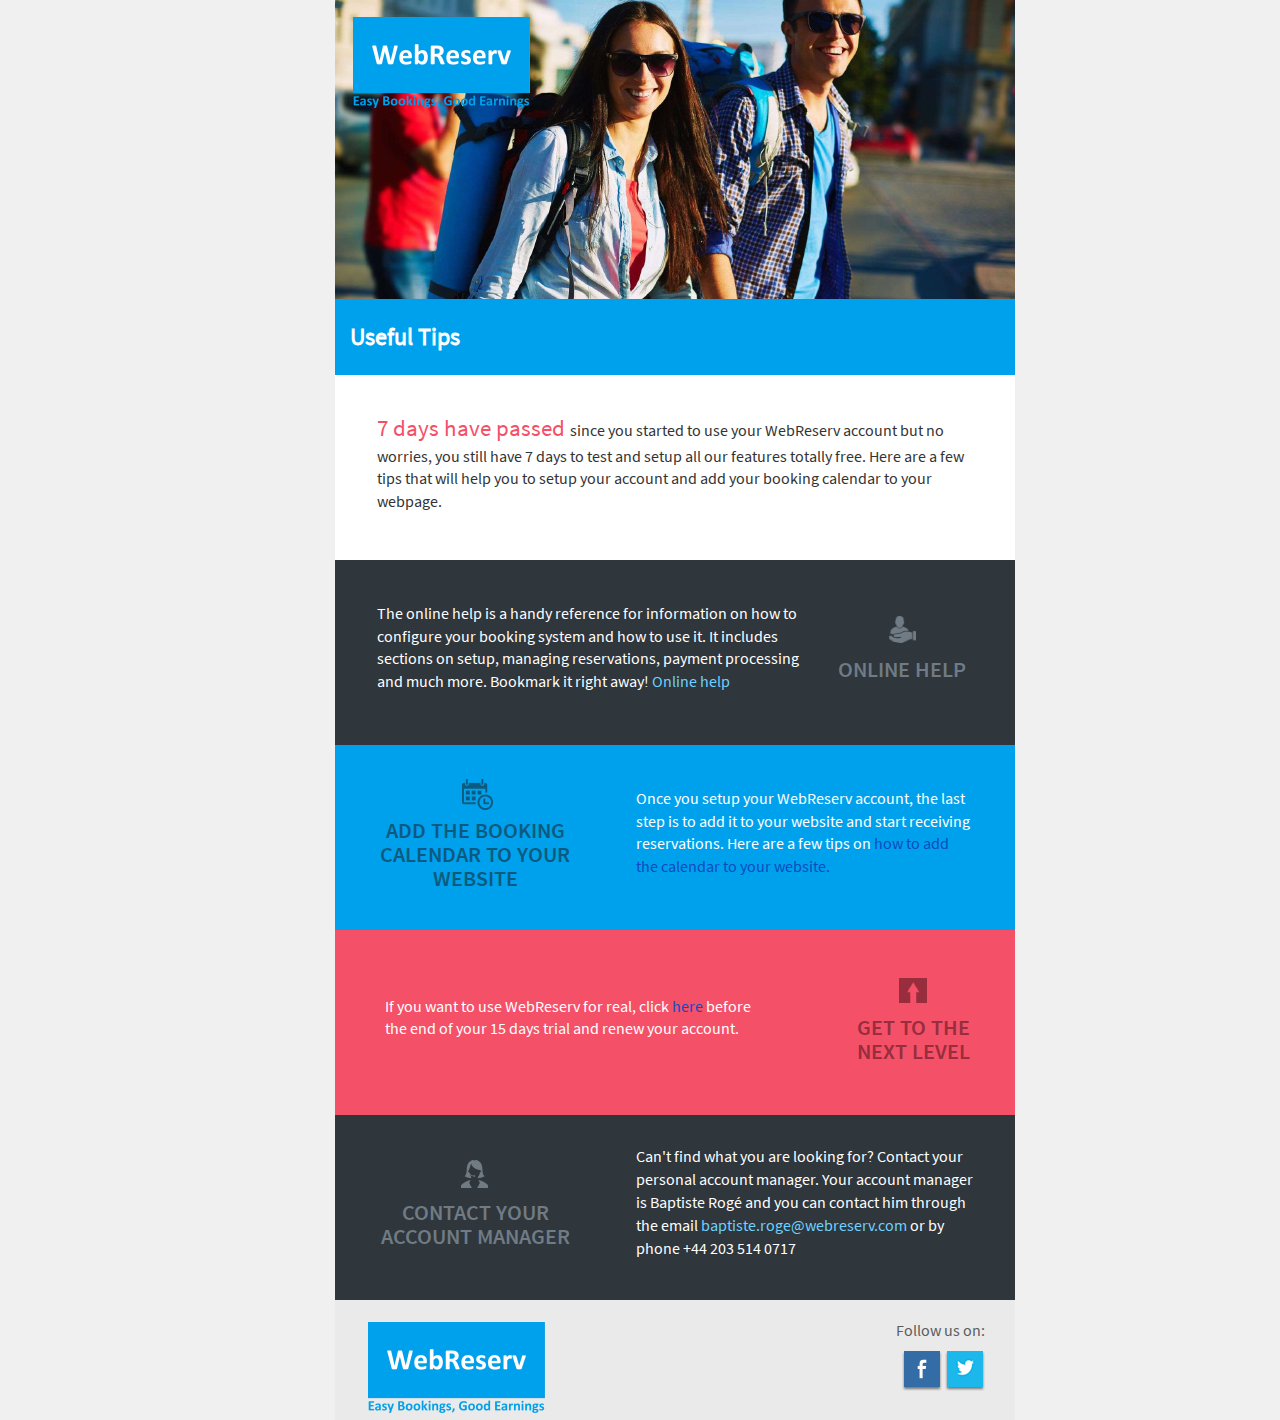
<file: demo1/index.html>
<!DOCTYPE html>
<html lang="en">
  <head>
    <meta charset="utf-8">
    <meta http-equiv="X-UA-Compatible" content="IE=edge">
    <meta name="viewport" content="width=device-width, initial-scale=1">
    <title>Newsletter</title>
	<link rel="icon" type="image/png" href="images/favicon.png" />
    <!-- Bootstrap -->
    <link href="css/bootstrap.min.css" rel="stylesheet">
    <link href="css/style.css" rel="stylesheet" type="text/css" />

    <!-- HTML5 shim and Respond.js for IE8 support of HTML5 elements and media queries -->
    <!-- WARNING: Respond.js doesn't work if you view the page via file:// -->
    <!--[if lt IE 9]>
      <script src="https://oss.maxcdn.com/html5shiv/3.7.2/html5shiv.min.js"></script>
      <script src="https://oss.maxcdn.com/respond/1.4.2/respond.min.js"></script>
    <![endif]-->
	
  </head>
  <body>
	<div class="col-sm-9 col-sm-offset-3">
    	<table style="width:680px;  font-family: 'SourceSansProRegular'; ">
            <tr>
                <td valign="top" colspan="2" style="background:url('images/banner.jpg') no-repeat; width: 680px; height:299px; padding:15px;">
                    <img src="images/logo.png" alt="logo" /> 
                </td>
            </tr>
            <tr>
                <td colspan="2" style="background:#00a1ec; padding:25px 15px;"> 
                     <h2 style="margin:0px; font-weight:600; color:#ffffff; font-family: 'SourceSansProRegular'; font-size:24px;">Useful Tips</h2>
                </td>
            </tr>
            <tr>
                <td colspan="2" style="padding:25px 42px; background:#ffffff; height:185px;">
                                              <p style=" font-family: 'SourceSansProRegular'; font-size:16px;"><span style="font-size:23px; color:#f45169;"> 7 days have passed </span>  
                        since you started to use your WebReserv account but no worries, you still have 7 days to test and setup all our features totally free. 
                         Here are a few tips that will help you to setup your account and add your booking calendar to your webpage.
                         </p>
                </td>
            </tr>
            <tr>
                 <td>
                    <table style="width:680px;  font-family: 'SourceSansProRegular'; ">
                    <tr>
                           <td style="background:#2f363c;height: 185px;padding-left:42px; padding-right:10px; width: 73%;">
                          <p style=" font-family: 'SourceSansProRegular'; font-size:16px; color:#ffffff;">                            The online help is a handy reference for information on how to configure your booking system and how to use it.                             It includes sections on setup, managing reservations, payment processing and much more. Bookmark it right away!                             <a href="javascript:void();" style="color:#6ed1ff;">Online help</a></p>
                        </td>
                        <td  valign="middle" style="background:#2f363c; height: 185px;padding-right: 42px;text-align: center;width: 27%;">
                                     <img alt="icon2" src="images/icon2.png"/><br />
                        <h3 style="font-size:22px;color: #707b84;font-family: sourcesansprosemibold; margin-top:5px; text-transform: uppercase;">Online Help</h3>
                
                        </td>
                    </tr>
                
                </table>
                </td>
            </tr>
            <tr>
            <td>
               <table style="width:680px;  font-family: 'SourceSansProRegular'; ">
                    <tr>
                       <td  valign="middle" style="background:#00a1ec; height: 185px;padding-left: 40px;padding-right: 30px;text-align: center;width: 39%;">
                                     <img alt="icon3" src="images/icon3.png"/><br />
                        <h3 style="color: #0c5a7f;font-family: sourcesansprosemibold; font-size:22px; margin-top:5px; text-transform: uppercase;">Add the booking<br /> calendar to your<br /> website</h3>
                
                        </td>
                           <td style="background:#00a1ec; padding:0px 15px; height: 185px;padding-left: 30px;padding-right: 42px;width: 59%;">
                          <p style=" font-family: 'SourceSansProRegular'; font-size:16px; color:#ffffff;">                          Once you setup your WebReserv account, the last step is to add it to your website and start receiving reservations.                           Here are a few tips on  <a href="javascript:void();" style="color:#0c4cc1;">how to add the calendar to your website.</a></p>
                        </td>
                     
                    </tr>
                
                </table>
                </td>
               
            </tr>

            <tr>
                <td>
                <table style="width:680px;  font-family: 'SourceSansProRegular'; ">
                    <tr>
                           <td style="background:#f45169;  height: 185px;padding-left: 50px;width: 64%;">                           <p style=" font-family: 'SourceSansProRegular'; font-size:16px; color:#ffffff;">                           If you want to use WebReserv for real, click <a href="javascript:void();" style="color:#0c4cc1;">here </a>before the end of your 15 days trial and renew your account.                             </p>
                        </td>
                        <td  valign="middle" style="background:#f45169; height: 185px;padding-left: 42px;text-align: center;width: 36%;">
                                     <img alt="icon4" src="images/icon4.png"/><br />
                        <h3 style="font-size:22px;color: #982d3d;font-family: sourcesansprosemibold; margin-top:5px; text-transform: uppercase;">Get to the<br />                    next level</h3>
                
                        </td>
                    </tr>
                
                </table>
                </td>
            </tr>

             <tr>
            <td>
               <table style="width:680px;  font-family: 'SourceSansProRegular'; ">
                    <tr>
                       <td  valign="middle" style=" background: none repeat scroll 0 0 #2f363c;height: 185px;padding-left: 40px;padding-right: 30px;text-align: center;width: 39%;">
                                     <img  alt="icon5" src="images/icon5.png"/><br />
                        <h3 style="color: #707b84;font-family: sourcesansprosemibold; font-size:22px; margin-top:5px; text-transform: uppercase;">
                        Contact your <br />account  manager
                        </h3>
                
                        </td>
                           <td style=" background: none repeat scroll 0 0 #2f363c;height: 185px;padding-left: 30px;padding-right: 42px;width: 59%;">
                          <p style=" font-family: 'SourceSansProRegular'; font-size:16px;color:#ffffff;">                          Can't find what you are looking for? Contact your personal account manager. 
                          Your account manager is Baptiste Rog&#233; and you can contact him through the email <a href="javascript:void();" style="color:#6ed1ff;">baptiste.roge@webreserv.com </a>or 
                          by phone +44 203 514 0717 </p>
                        </td>
                     
                    </tr>
                
                </table>
                </td>
               
            </tr>
            <tr>
            <td>
                <table style="width:680px;  font-family: 'SourceSansProRegular'; ">
                <td valign="top"  align="left" style=" background:#eaeaea; width:50%; height:120px; padding:0px 30px;">
                      <img src="images/logo.png" alt="icon4"  style="margin-top:20px;"/>
                </td>
                <td valign="top"  align="right" style=" background:#eaeaea; width:50%; height:120px; padding:0px 30px;">
                <h3 style="color:#5c5c5c; font-family: 'SourceSansProRegular'; font-size:16px; ">Follow us on:</h3>
                    <a href="javascript:void();">  <img src="images/faceicon.png" alt="facebook"/></a>
                    <a href="javascript:void();">  <img src="images/twiticon.png" alt="twitter"/></a>
                </td>
                </table>
            </tr>
        </table>	
        </td>
	
		</div>
  </body>
</html>
</file>
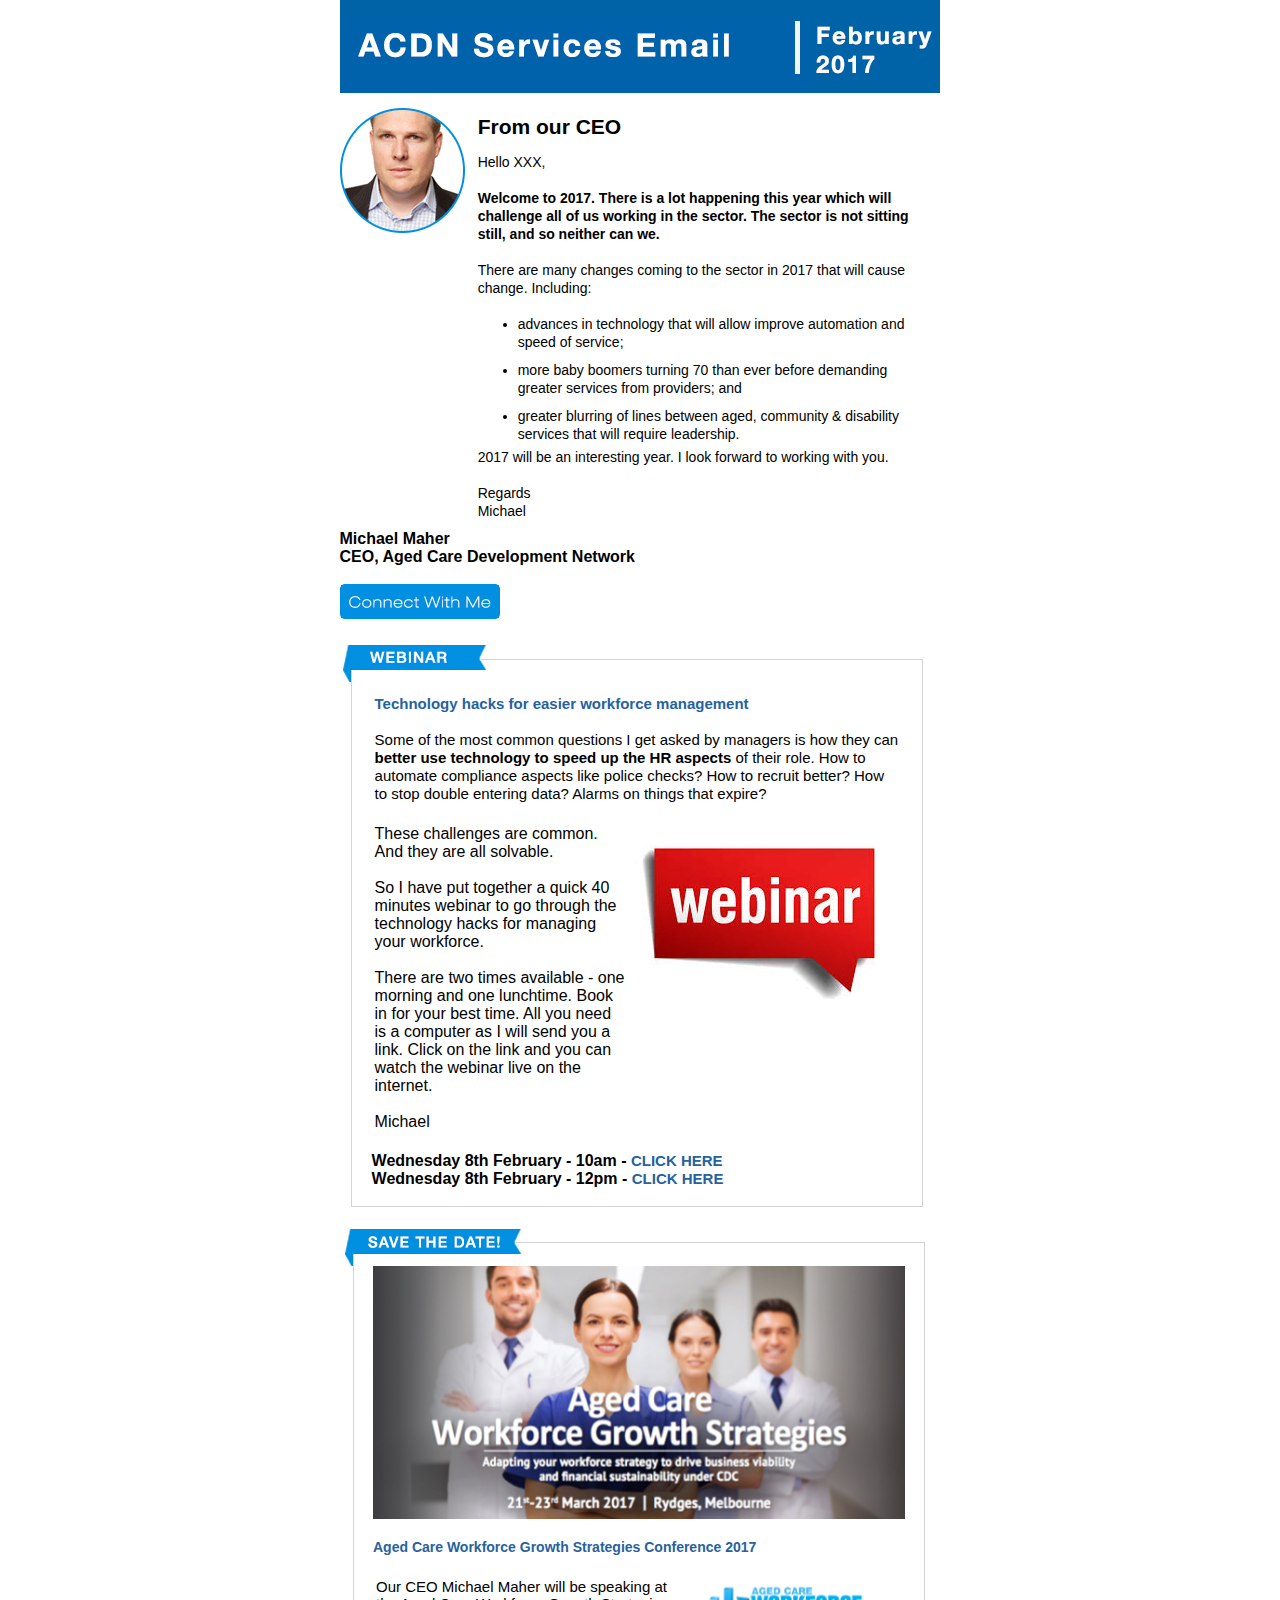
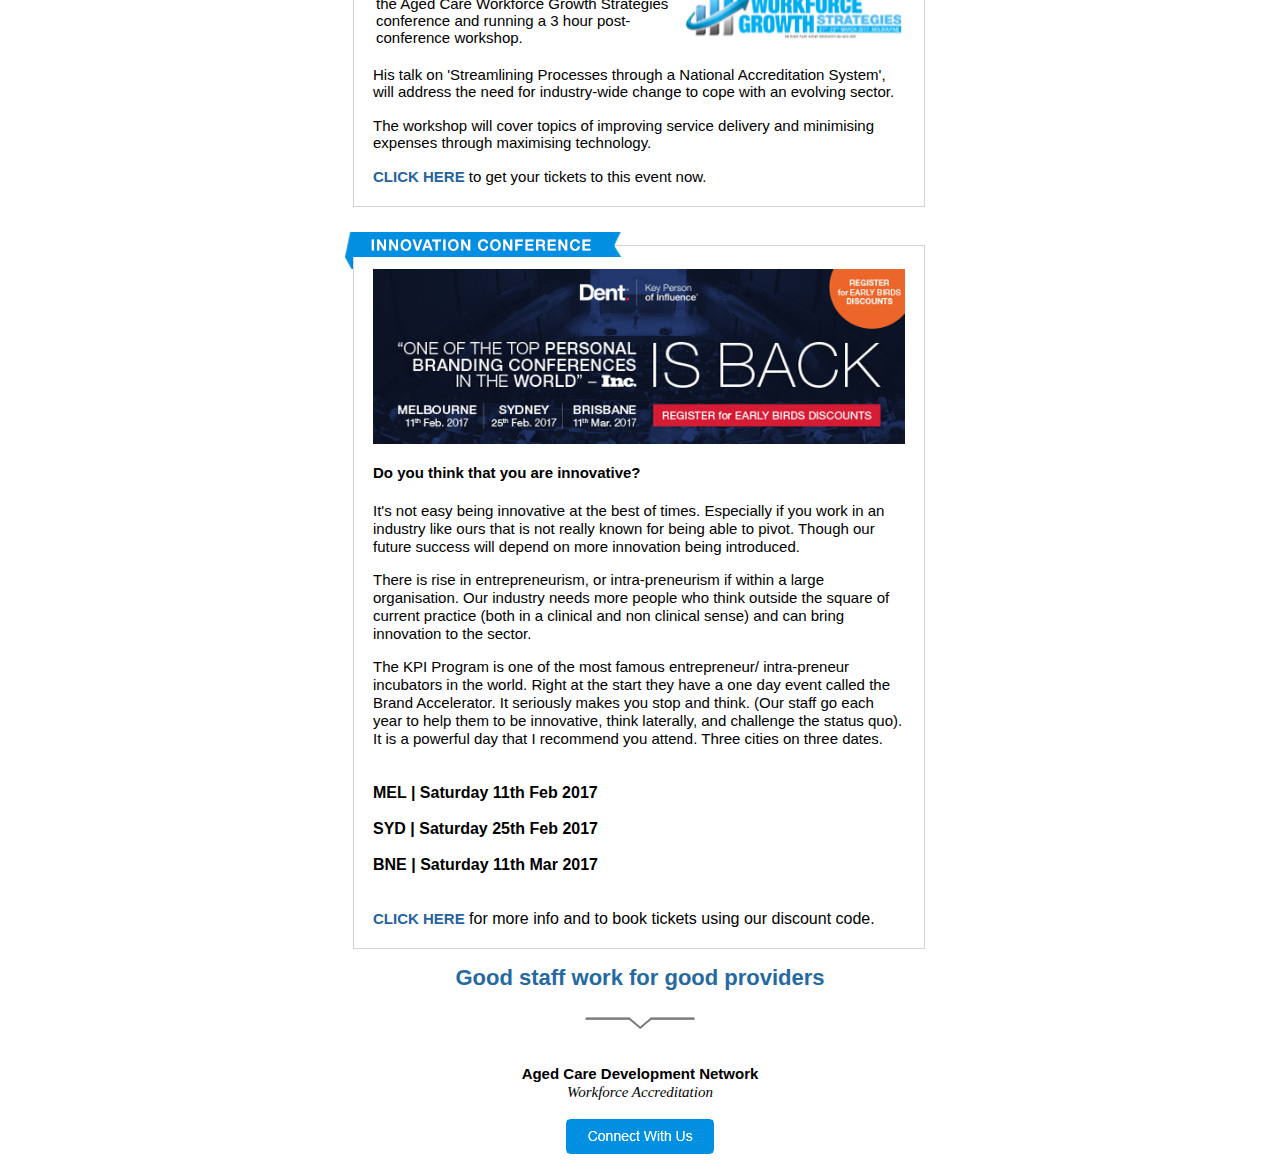
<file: demo2/index.html>
<!DOCTYPE HTML PUBLIC "-//W3C//DTD HTML 4.0 Transitional//EN">
<html>
  <head>
    <title>Newsletter</title>
  </head>
  <body style="margin: 0; padding:0;">
    <table style="font-family: arial,helvetica,sans-serif; line-height: normal;" cellpadding="0" cellspacing="0" width="600" style="width:600px;" align="center">
      <tbody>
        <!--Firs section-->
        <tr>
          <td valign="top">
            <table align="center" cellpadding="0" cellspacing="0" width="600" style="width:600px;">
              <tbody>
                <tr>
                  <td valign="top">
                    <img src="img/1.png" style="display:block;"/>
                  </td>
                </tr>
              </tbody>
            </table>
          </td>
        </tr>
        <tr>
          <td valign="top">
            <table align="center" cellpadding="0" cellspacing="0" width="600" style="width:600px;">
              <tbody>
                <tr>
                  <td valign="top">
                    <img src="img/4.png" style="display:block;"/>
                  </td>
                  <td valign="top">
                    <img src="img/february2017.png" style="display:block;"/>
                  </td>
                </tr>
              </tbody>
            </table>
          </td>
        </tr>
        <!--Firs section end-->
        <!--Divider-->
        <tr>
          <td height="15" style="height:15px; background-color:#ffffff;">
            <img src="img/empty.png"/>
          </td>
        </tr>
        <!--Divider-->
        <!--Second section-->
        <tr>
          <td valign="top">
            <table style="font-family: arial,helvetica,sans-serif;" cellpadding="0" cellspacing="0" width="600" style="width:600px;" align="center">
              <tbody>
                <tr>
                  <td valign="top">
                    <table cellpadding="0" cellspacing="0">
                      <tbody>
                        <tr>
                          <td valign="top" align="center" width="120" style="width:120px;">
                            <img src="img/ava.png" style="display:block;"/>
                          </td>
                        </tr>
                      </tbody>
                    </table>
                  </td>
                  <td valign="top">
                    <table cellpadding="0" cellspacing="0">
                      <tbody>
                        <tr>
                          <td valign="top" width="412" style="width:412px;">
                            <table cellpadding="10" cellspacing="0" style="width:460px;" width="460">
                              <tbody>
                                <tr>
                                  <td valign="top" style="color: #000000; font-size: 15px; text-align:left; line-height:18px;">
                                    <span style="color: #000000;font-size: 14px; text-align:left; line-height:18px;">
                                      <h2>From our CEO</h2>
                                      Hello XXX,
                                      <br/>
                                      <br/>
                                      <strong>Welcome to 2017. There is a lot happening this year which will challenge all of us working in the sector. The sector is not sitting still, and so neither can we.</strong>
                                      <br/>
                                      <br/>
                                      There are many changes coming to the sector in 2017 that will cause change. Including:
                                      <br/>
                                      <br/>
                                      <ul style="margin:0">
                                        <li style="padding:0 0 5px;">advances in technology that will allow improve automation and speed of service;</li>
                                        <li style="padding:5px 0;">more baby boomers turning 70 than ever before demanding greater services from providers; and</li>
										
                                        <li style="padding:5px 0;">greater blurring of lines between aged, community & disability services that will require leadership.</li>
										
                                      </ul>
                                      2017 will be an interesting year. I look forward to working with you.
                                      <br/>
                                      <br/>
                                      Regards   <br/>
                                      Michael
                                    </span>
                                  </td>
                                </tr>
                              </tbody>
                            </table>
                          </td>
                        </tr>
                      </tbody>
                    </table>
                  </td>
                </tr>
              </tbody>
            </table>
          </td>
        </tr>
        <tr>
          <td><strong>Michael Maher</strong><br/><strong>CEO, Aged Care Development Network </strong> </td>
        </tr>
        <tr>
          <td>
            <br/>
            <a href="https://au.linkedin.com/in/michaelomaher" target="_blank" class="" title="View Michael's Linkedin Profile">
            <img style="display:inline-block;" src="img/connect-me.png" style="display:block;"/>
            </a>
          </td>
        </tr>
        <!--Second section ebd-->
        <!--Divider-->
        <tr>
          <td height="40" style="height:40px; background-color:#ffffff;">
            <img src="img/empty.png"/>
          </td>
        </tr>
        <!--Divider end-->
        <!--Fourth section-->
        <tr>
          <td>
            <table style="font-family: arial,helvetica,sans-serif;" align="center" cellpadding="0" cellspacing="0" width="600" style="width:600px;">
              <tbody>
                <tr>
                  <td valign="top" width="13" style="width:13px;">
                    <img src="img/empty.png"/>
                  </td>
                  <td style="border-right:1px #d1d3d4 solid;">
                    <table cellpadding="0" cellspacing="0" width="571" style="width:571px; background-color:#ffffff; border-bottom:1px #d1d3d4 solid; border-left:1px #d1d3d4 solid;">
                      <tbody>
                        <tr>
                          <td height="10" style="height:10px; border-top: solid 1px #d1d3d4; background-color:#ffffff;" colspan="4">
                            <img style="  margin-top: -15px; margin-left: -9px;" src="img/top-1.png"/>
                          </td>
                        </tr>
                        <tr>
                          <td valign="top" width="20" style="width:20px;">
                            <img src="img/empty.png"/>
                          </td>
                          <td valign="top">
                            <table cellpadding="0" cellspacing="0">
                              <tbody>
                                <tr>
                                  <td valign="top" width="532" style="width:532px;" align="center">
                                    <table cellpadding="0" cellspacing="0" style="width:532px;" width="532"
                                      align="center">
                                      <tbody>
                                        <tr>
                                          <td height="20" style="height:10px; background-color:#ffffff;">
                                            
                                          </td>
                                        </tr>
                                        <tr>
										<table>
										 <tbody>
										<tr>
                                          <td colspan="2" valign="top" style="font-size: 15px; text-align:left; line-height:18px;">
                                            <span style="color: #26629f;
                                              font-size: 15px; text-align:center; line-height:18px;">
                                            <strong>Technology hacks for easier workforce management
                                            </strong>
                                            </span>
                                            <br/>
                                            <br/>
                                            <span style="color: #000000; font-size: 15px; text-align:left; line-height:18px;">
                                            Some of the most common questions I get asked by managers is how they can <strong>better use technology to speed up the HR aspects</strong> of their role. How to automate compliance aspects like police checks? How to recruit better? How to stop double entering data? Alarms on things that expire? </span>
                                            <br/>
                                            <br/>
											</td>
											</tr>
											<tr>
											<td>
                                            These challenges are common. And they are all solvable.<br/> <br/> So I have put together a quick 40 minutes webinar to go through the technology hacks for managing your workforce.
                                            <br/>
                                            <br/>
                                            There are two times available - one morning and one lunchtime. 
                                            Book in for your best time. All you need is a computer as I will 
                                            send you a link. Click on the link and you can watch the webinar live on the internet.
                                            <br/>
                                            <br/>
                                            Michael 	
                                            <br/>
                                            <br/>
											</td> 
										   <td valign="top" ><img src="img/webinar.jpg"/></td>
										</tr>
										 </tbody>
										</table>
										</tr>
                                        <tr>
                                          <td> <strong> Wednesday 8th February - 10am - </strong> <a style=" color: #26629f; font-size: 15px;   text-decoration:none;   line-height: 18px;" href="https://agedcaredn.clickmeeting.com/technology-hacks-for-easier-workforce-management/register?_ga=1.162221180.1321073829.1484794702" target="_blank" ><strong> CLICK HERE</strong></a></td>
                                        </tr>
                                        <tr>
                                          <td> <strong> Wednesday 8th February - 12pm - </strong> <a style="     text-decoration: none;  color: #26629f;  font-size: 15px; line-height: 18px;" href="https://agedcaredn.clickmeeting.com/technology-hacks-for-easier-workforce-management2/register?_ga=1.229861596.1321073829.1484794702" target="_blank" > <strong> CLICK HERE</strong> </a> <br/>
                                            <br/></td>
										   
                                        </tr>
                                      </tbody>
                                    </table>
                                  </td>
                                </tr>
                              </tbody>
                            </table>
                          </td>
                          <td valign="top" width="20" style="width:20px;">
                            <img src="img/empty.png"/>
                          </td>
                        </tr>
                        <tr>
                          <td height="20" style="height:20px; background-color:#ffffff;" colspan="4">
                            <img src="img/empty.png"/>
                          </td>
                        </tr>
                      </tbody>
                    </table>
                  </td>
                  <td valign="top" width="15" style="width:15px;">
                    <img src="img/empty.png"/>
                  </td>
                </tr>
                <tr>
                  <td height="15" style="height:15px; background-color:#ffffff;" colspan="3">
                    <img src="img/empty.png"/>
                  </td>
                </tr>
              </tbody>
            </table>
          </td>
        </tr>
        <!--Fourth section end-->
        <tr>
          <td>
            <table align="center" cellpadding="0" cellspacing="0" width="600" style="width:600px;">
              <tbody>
                <tr>
                  <td valign="top" width="13" style="width:13px;">
                    <img src="img/empty.png"/>
                  </td>
                  <td style="border-right:1px #d1d3d4 solid;">
                    <table cellpadding="0" cellspacing="0" width="571" style="width:571px; background-color:#ffffff; border-bottom:1px #d1d3d4 solid; border-left:1px #d1d3d4 solid; font-family: arial,helvetica,sans-serif;">
                      <tbody>
                        <tr>
                          <td height="10" style="height:10px; border-top: solid 1px #d1d3d4; background-color:#ffffff;" colspan="4">
                            <img src="img/empty.png"/>
                          </td>
                        </tr>
                        <tr>
                          <td valign="top" width="20" style="width:20px;">
                            <img src="img/empty.png"/>
                          </td>
                          <td valign="top">
                            <table cellpadding="0" cellspacing="0">
                              <tbody>
                                <tr>
                                  <td valign="top" width="532" style="width:532px;" align="center">
                                    <table cellpadding="0" cellspacing="0" style="width:532px;font-size:15px" align="center" >
                                      <tbody>
                                        <tr>
                                          <td height="10" style="height:10px; background-color:#ffffff;" colspan="4">
                                            <img style=" margin-top: -23px;  margin-left: -28px;" src="img/top-2.png"/>
                                          </td>
                                        </tr>
                                        <tr>
                                          <td valign="top" style="font-size: 15px; text-align:left; line-height:18px;">
										  				  
										 
                                            <img style="max-width:532px; width:100%;" src="img/banner.jpg"/>
                                            <br/>
                                            <h4 style="font-size: 14px; color: #26629f; text-align:left; line-height:18px;">Aged Care Workforce Growth Strategies Conference 2017</h4>
										
                                            </span>
                                          </td>
                                        </tr>
                                        <tr>
                                          <td>
                                            <table >
                                              <tr>
                                                <td style="font-size:15px"> Our CEO Michael Maher will be speaking at the Aged Care Workforce Growth Strategies conference and running a 3 hour post-conference workshop. <br/>
                                                  <br/>  
                                                </td>
                                                <td> <img style="width:217px;" src="img/work.jpg"/> <br/>
                                                  <br/>
                                                </td>
                                              </tr>
                                            </table>
                                          </td>
                                        </tr>
                                        <tr>
                                          <td>
                                            His talk on 'Streamlining Processes through a National Accreditation System', will address the need for industry-wide change to cope with an evolving sector. 
                                            <br/>
                                            <br/>
                                            The workshop will cover topics of improving service 
                                            delivery and minimising expenses through maximising technology.
                                            <br/>
                                            <br/>
                                          </td>
                                        </tr>
                                        <tr>
                                          <td> <a style="  font-family: arial,helvetica,sans-serif;  color: #26629f; font-size: 15px;  text-align: center;  line-height: 18px; text-decoration:none;" href="https://akolade.com.au/events/aged-care-workforce-growth-strategies/" target="_blank" ><strong> CLICK HERE</strong></a> to get your tickets to this event now.</td>
                                        </tr>
                                      </tbody>
                                    </table>
                                  </td>
					                             </tr>
                              </tbody>
                            </table>
                          </td>
                          <td valign="top" width="20" style="width:20px;">
                            <img src="img/empty.png"/>
                          </td>
                        </tr>
                        <tr>
                          <td height="20" style="height:20px; background-color:#ffffff;" colspan="4">
                            <img src="img/empty.png"/>
                          </td>
                        </tr>
                      </tbody>
                    </table>
                  </td>
                  <td valign="top" width="15" style="width:15px;">
                    <img src="img/empty.png"/>
                  </td>
                </tr>
                <tr>
                  <td height="15" style="height:15px; background-color:#ffffff;" colspan="3">
                    <img src="img/empty.png"/>
                  </td>
                </tr>
              </tbody>
            </table>
          </td>
        </tr>
        <tr>
          <td>
            <table align="center" cellpadding="0" cellspacing="0" width="600" style="width:600px;  margin-top:23px;">
              <tbody>
                <tr>
                  <td valign="top" width="13" style="width:13px;">
                    <img src="img/empty.png"/>
                  </td>
                  <td style="border-right:1px #d1d3d4 solid;">
                    <table cellpadding="0" cellspacing="0" width="571" style="width:571px; background-color:#ffffff; border-bottom:1px #d1d3d4 solid; border-left:1px #d1d3d4 solid;">
                      <tbody>
                        <tr>
                          <td height="10" style="height:10px; border-top: solid 1px #d1d3d4; background-color:#ffffff;" colspan="4">
                            <img src="img/empty.png"/>
                          </td>
                        </tr>
                        <tr>
                          <td valign="top" width="20" style="width:20px;">
                            <img src="img/empty.png"/>
                          </td>
                          <td valign="top">
                            <table  cellpadding="0" cellspacing="0">
                              <tbody>
                                <tr>
                                  <td valign="top" width="532" style="width:532px;" align="center">
                                    <table cellpadding="0" cellspacing="0" style="width:532px;" width="532"
                                      align="center">
                                      <tbody>
                                        <tr>
                                          <td height="10" style="height:10px; background-color:#ffffff;" colspan="4">
                                            <img style=" margin-top:-23px;  margin-left: -28px;" src="img/top-3.png"/>
                                          </td>
                                        </tr>
                                        <tr>
                                          <td valign="top" style="font-size: 15px; font-family: arial,helvetica,sans-serif; text-align:left; line-height:18px;">
                                            <img style="max-width:532px; width:100%;" src="img/banner-2.jpg"/>
                                            <br/>
                                            <h4 style="font-size: 15px; text-align:left; line-height:18px;">Do you think that you are innovative?</h4>
											
                                            It's not easy being innovative at the best of times. Especially if you work in an industry like ours that is not really known for being able to pivot. Though our future success will depend on more innovation being introduced. 
                                            <br/>
                                           <p style="text-align: left; font-size:15px; font-family: arial,helvetica,sans-serif;">There is rise in entrepreneurism, or intra-preneurism if within a large organisation. Our industry needs more people who think outside the square of current practice (both in a clinical and non clinical sense) and can bring innovation to the sector.</p>
                                            The KPI Program is one of the most famous entrepreneur/ intra-preneur incubators in the world. Right at the start they have a one day event called the Brand Accelerator. It seriously makes you stop and think. (Our staff go each year to help them to be innovative, think laterally, and challenge the status quo). It is a powerful day that I recommend you attend. Three cities on three dates. <br/> <br/>
                                            </span>
                                          </td>
                                        </tr>
                                        <tr>
                                          <td style="font-family: arial,helvetica,sans-serif;" >
                                            <br/>
                                            <strong> MEL | Saturday 11th Feb 2017 </strong> 
                                          </td>
                                        </tr>
                                        <tr>
                                          <td style="font-family: arial,helvetica,sans-serif;" >
                                            <br/>
                                            <strong>SYD | Saturday 25th Feb 2017</strong> 
                                          </td>
                                        <tr>
                                        <tr>
                                          <td style="font-family: arial,helvetica,sans-serif;" >
                                            <br/>
                                            <strong>BNE | Saturday 11th Mar 2017 </strong> 
                                          </td>
                                        </tr>
                                        <tr>
                                          <td style="font-family: arial,helvetica,sans-serif;"> 
                                            <br/><br/>
                                            <a style="  font-family: arial,helvetica,sans-serif;  color: #26629f; font-size: 15px;  text-align: center;  line-height: 18px; text-decoration:none;" href="http://keypersonofinfluence.com/aff/au/?p=a29&w=fof&a=earlybird" target="_blank" ><strong> CLICK HERE</strong></a> for more info and to book tickets using our discount code. 
                                          </td>
                                        </tr>
                                      </tbody>
                                    </table>
                                  </td>
                                </tr>
                              </tbody>
                            </table>
                          </td>
                          <td valign="top" width="20" style="width:20px;">
                            <img src="img/empty.png"/>
                          </td>
                        </tr>
                        <tr>
                          <td height="20" style="height:20px; background-color:#ffffff;" colspan="4">
                            <img src="img/empty.png"/>
                          </td>
                        </tr>
                      </tbody>
                    </table>
                  </td>
                  <td valign="top" width="15" style="width:15px;">
                    <img src="img/empty.png"/>
                  </td>
                </tr>
                <tr>
                  <td height="15" style="height:15px; background-color:#ffffff;" colspan="3">
                    <img src="img/empty.png"/>
                  </td>
                </tr>
              </tbody>
            </table>
          </td>
        </tr>
        <!--Divider-->
        <tr>
          <td height="30" style="height:30px; background-color:#ffffff;">
            <img src="img/empty.png"/>
          </td>
        </tr>
        <!--Divider end-->
        <!--last section-->
        <tr>
          <td valign="top">
            <table cellpadding="0" cellspacing="0" width="572" style="width:572px; background-color:#ffffff;" align="center">
              <tbody>
                <tr>
                  <td align="center">
                    <span style="font-family: arial,helvetica,sans-serif; color: #2569a3; font-size: 22px; text-align:center;">
                    <strong>
                    Good staff work for good providers
                    </strong>
                    <br>
                    <br>
                    </span>
                  </td>
                </tr>
                <tr>
                  <td height="5" style="height:5px;" align="center">
                    <img src="img/arrow.png"/>
                  </td>
                </tr>
                <tr>
                  <td valign="top" style="font-family: arial,helvetica,sans-serif; color: #000000; font-size: 15px; text-align:center; line-height:18px;" colspan="2" align="center">
                    <span style="font-family: arial,helvetica,sans-serif; color: #000000; font-size: 15px; text-align:center; line-height:18px;">
                     <br/>
                    <br/>
                    <strong>Aged Care Development Network</strong>
                    </span>
                  </td>
                </tr>
                <tr>
                  <td valign="top" style="font-family: Georgia, 'Times New Roman', Times, serif; color: #000000; font-size: 15px; text-align:center; line-height:18px;" align="center">
                    <span style="font-family: Georgia, 'Times New Roman', Times, serif; color: #000000; font-size: 15px; text-align:center; line-height:18px;">
                    <em> Workforce Accreditation</em>
                    <br/>
					<br/>
                   </span>
                  </td>
                </tr>
                <tr>
                  <td height="5" style="height:5px;" align="center">
                    <a href="http://www.acdnservices.com.au/" target="_blank" class="" title="Home - ACDN Services">
                    <img src="img/tw-btn-2.png"/>
                    </a>
                  </td>
                </tr>
                <tr>
                  <td height="20" style="height:20px;">
                    <img src="img/empty.png"/>
                  </td>
                </tr>
              </tbody>
            </table>
          </td>
        </tr>
        <!--last section-->
      </tbody>
    </table>
  </body>
</html>
</file>
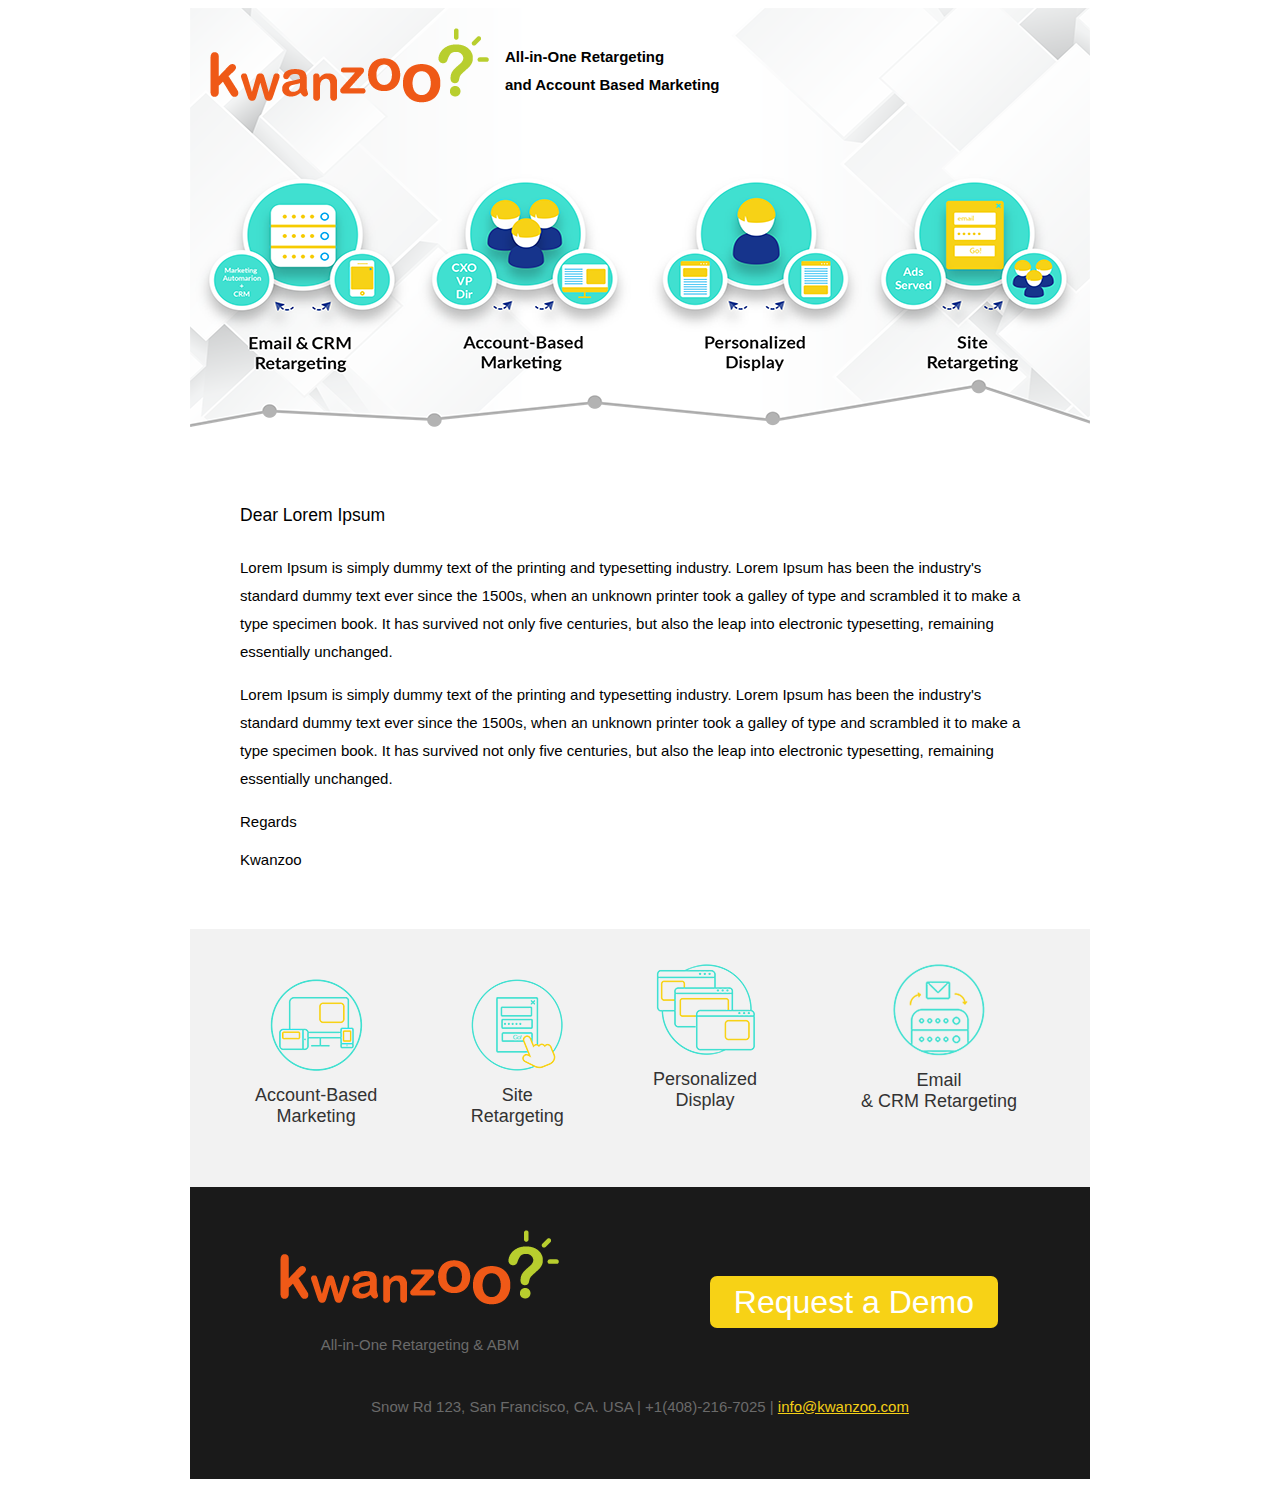
<file: demo3/index.html>
<!DOCTYPE html>
<html lang="en">
  <head>
    <meta charset="utf-8">
    <meta http-equiv="X-UA-Compatible" content="IE=edge">
    <meta name="viewport" content="width=device-width, initial-scale=1">
    <title> Kwanzoo All-in-One Retargeting and Account Based Marketing</title>
	<link rel="icon" href="images/favicon.png" type="image/png"/>
  </head>
  <body>
     <table cellpadding="0" cellspacing="0" style="max-width:900px; padding:15px; margin:0px auto; padding:0px; font-family:'Open Sans', sans-serif; font-size:15px; line-height:28px;">
  <tr style="  background:url(images/topbanner2.png) no-repeat; height:420px; margin:0px; padding:20px; display:block;">
    <td><a style=" display: inline-block;  float: left;" href="http://www.kwanzoo.com/" target="_blank"><img src="images/kwanzooLogo.png" alt="image"/></a> <strong style="display: inline-block;
    margin-top: 15px; margin-left:15px"> All-in-One Retargeting <br/> and Account Based Marketing</strong>	</td>
	
</tr>


  <tr>
  <td style="padding:15px 50px;">
  <h3 style="margin-bottom:25px; font-weight:normal;">Dear Lorem Ipsum</h3>
  <p>Lorem Ipsum is simply dummy text of the printing and typesetting industry. Lorem Ipsum has been the industry's standard dummy text ever since the 1500s, when an unknown printer took a galley of type and scrambled it to make a type specimen book. It has survived not only five centuries, but also the leap into electronic typesetting, remaining essentially unchanged.</p>
  <p>Lorem Ipsum is simply dummy text of the printing and typesetting industry. Lorem Ipsum has been the industry's standard dummy text ever since the 1500s, when an unknown printer took a galley of type and scrambled it to make a type specimen book. It has survived not only five centuries, but also the leap into electronic typesetting, remaining essentially unchanged.</p>
  <p style="margin:0 0 10px; font-weight:normal;">Regards</p>
  <p style="margin:0 0 40px;">Kwanzoo</p>
  </td> 
  </tr>
  <tr>
  <td>
  <table cellpadding="0" cellspacing="0" style="width:100%; padding:35px 15px; background:#f2f2f2; text-align:center;">
  <tr>
  <td style="padding:15px" valign="top">
  <a style="font-size:18px; text-decoration:none; color:#333;" href="http://www.kwanzoo.com/" target="_blank"><img src="images/icon1.png" alt="image" /> <h4 style="line-height: normal; font-weight: normal; margin:5px 0 10px;">Account-Based <br/>Marketing</h4>
  </a>
  </td>
  <td style="padding:15px"  valign="top">
  <a style="font-size:18px; text-decoration:none; color:#333;" href="http://www.kwanzoo.com/" target="_blank"><img src="images/icon2.png" alt="image" />
  <h4 style="line-height: normal; font-weight: normal; margin:5px 0 10px;">Site <br/>Retargeting</h4></a>
    </td>
  <td style="padding:0 15px"  valign="top">
 <a style="font-size:18px; text-decoration:none; color:#333;" href="http://www.kwanzoo.com/" target="_blank"><img src="images/icon3.png" alt="image" />
  <h4 style="line-height: normal; ; font-weight: normal; margin:5px 0 10px;">Personalized <br/>Display</h4></a>
  </td>
  <td style="padding:0 15px"  valign="top">
  <a style="font-size:18px; text-decoration:none; color:#333;" href="http://www.kwanzoo.com/" target="_blank"><img src="images/icon4.png" alt="image" />
  <h4 style="line-height: normal; ; font-weight: normal; margin:5px 0 10px;">Email <br/>&amp; CRM Retargeting</h4></a>
   </td>
  </tr>
  </table>
  </td>
  </tr>
  <tr>
  <td style="background:#1a1a1a; padding:40px 15px;">
  <table style="width:100%; text-align:center;">
  <tr>
  <td><a href="http://www.kwanzoo.com/" target="_blank"><img src="images/kwanzooLogo.png" alt="image"/></a>
  <p style="color:#6a6a6a;">All-in-One Retargeting & ABM</p>
  </td>
  <td><a href="javascript:void()" style="background:#f7d216; display:inline-block; padding:12px 24px; color:#ffffff; text-decoration:none; font-size:32px; border-radius:7px;">Request a Demo</a></td>
  </tr>
  <tr>
  <td colspan="2">
  <p style="color:#6a6a6a;">Snow Rd 123, San Francisco, CA. USA | <a href="tel:4082167025" style="color:#6a6a6a; text-decoration:none;">+1(408)-216-7025</a> | <a href="mailto: info@kwanzoo.com" style="color:#f4cf16; text-decoration:underline;">info@kwanzoo.com</a></p>
  </td>
  </tr>
  </table>
  </td>
  </tr>
</table> 
</body>
</html>
</file>
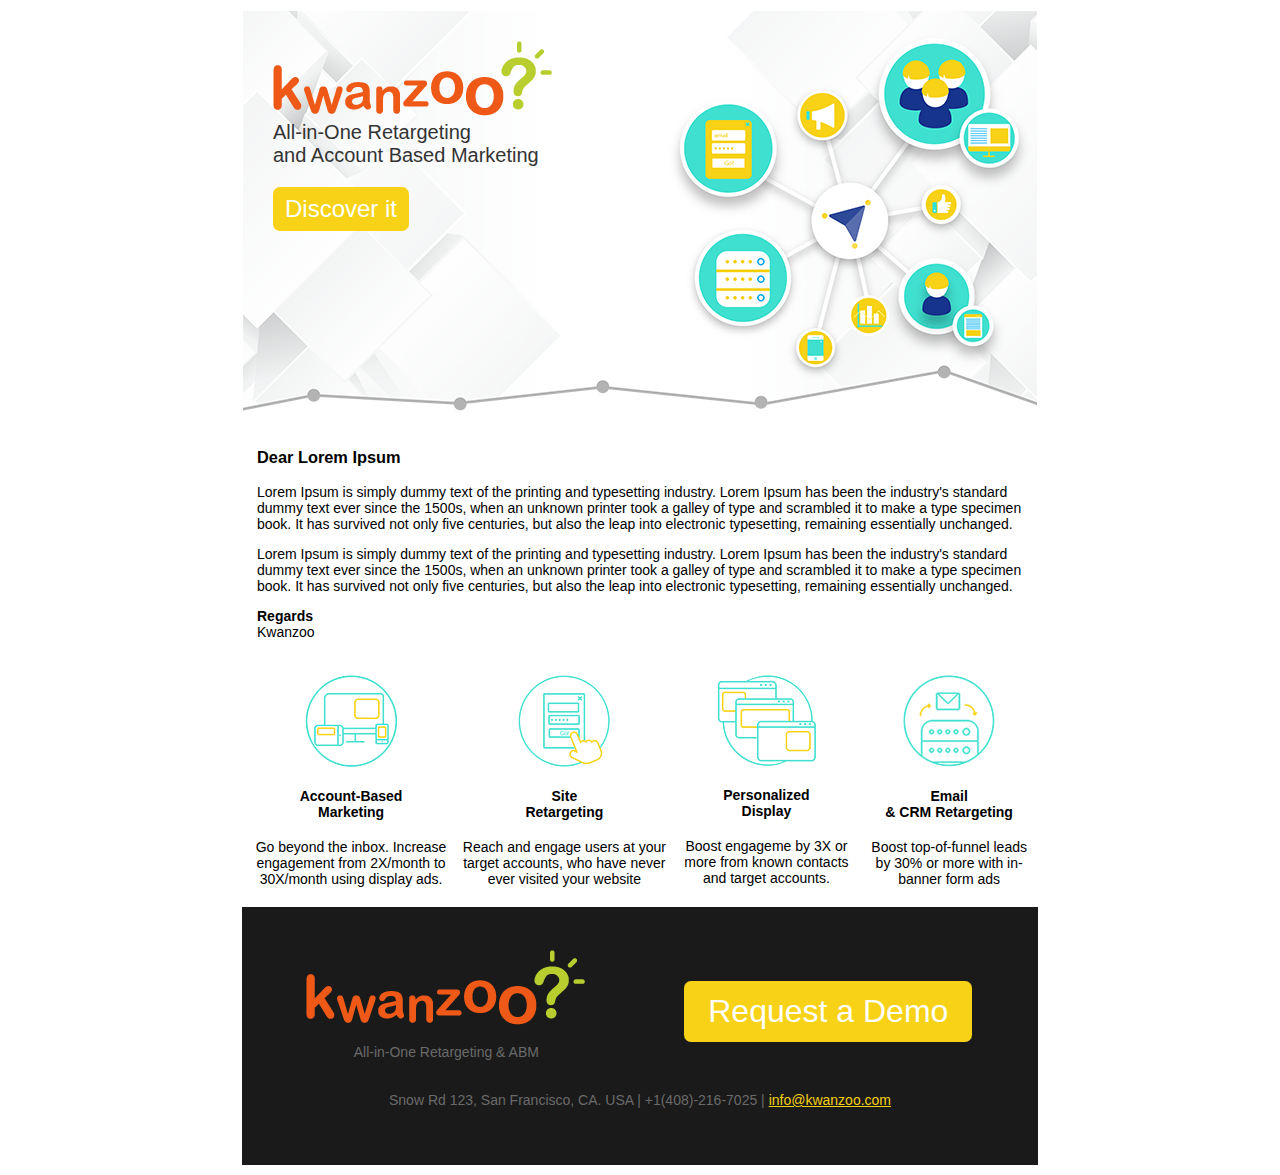
<file: demo4/index.html>
<!DOCTYPE html>
<html lang="en">
  <head>
    <meta charset="utf-8">
    <meta http-equiv="X-UA-Compatible" content="IE=edge">
    <meta name="viewport" content="width=device-width, initial-scale=1">
    <title>Email Template</title>
	<link rel="icon" href="images/favicon.png" type="image/png"/>
  </head>
  <body>
     <table style="max-width:800px; margin:0px auto; padding:0px; font-family:'Open Sans', sans-serif; font-size:14px;">
  <tr>
    <td>
	<div style="background:url(images/topBanner.png) no-repeat; height:403px; margin:0px; padding:0px; display:block;">
	<ul style="margin:0px; padding:30px; list-style:none;">
	<li><a href="http://www.kwanzoo.com/" target="_blank"><img src="images/kwanzooLogo.png" alt="image"/></a></li>
	<li style="color:#333333; font-size:20px;">All-in-One Retargeting</li>
	<li style="color:#333333; font-size:20px;">and Account Based Marketing</li>
	<li style="margin-top:20px;"><a href="javascript:void()" style="background:#f7d216; display:inline-block; padding:8px 12px; color:#ffffff; text-decoration:none; font-size:24px; border-radius:7px;">Discover it</a></li>
	</ul>
	</div>
	</td>
  </tr>
  <tr>
  <td style="padding:15px;">
  <h3>Dear Lorem Ipsum</h3>
  <p>Lorem Ipsum is simply dummy text of the printing and typesetting industry. Lorem Ipsum has been the industry's standard dummy text ever since the 1500s, when an unknown printer took a galley of type and scrambled it to make a type specimen book. It has survived not only five centuries, but also the leap into electronic typesetting, remaining essentially unchanged.</p>
  <p>Lorem Ipsum is simply dummy text of the printing and typesetting industry. Lorem Ipsum has been the industry's standard dummy text ever since the 1500s, when an unknown printer took a galley of type and scrambled it to make a type specimen book. It has survived not only five centuries, but also the leap into electronic typesetting, remaining essentially unchanged.</p>
  <p style="margin:0px;"><strong>Regards</strong></p>
  <p style="margin:0px;">Kwanzoo</p>
  </td> 
  </tr>
  <tr>
  <td>
  <table style="width:100%; text-align:center;">
  <tr>
  <td valign="top">
  <p><img src="images/icon1.png" alt="image" /></p>
  <h4>Account-Based <br/>Marketing</h4>
  <p>Go beyond the inbox. Increase engagement from 2X/month to 30X/month using display ads.</p>
  </td>
  <td valign="top">
  <p><img src="images/icon2.png" alt="image" /></p>
  <h4>Site <br/>Retargeting</h4>
  <p>Reach and engage users at your target accounts, who have never ever visited your website</p>
  </td>
  <td valign="top">
  <p><img src="images/icon3.png" alt="image" /></p>
  <h4>Personalized <br/>Display</h4>
  <p>Boost engageme by 3X or more from known contacts and target accounts.</p>
  </td>
  <td valign="top">
  <p><img src="images/icon4.png" alt="image" /></p>
  <h4>Email <br/>&amp; CRM Retargeting</h4>
  <p>Boost top-of-funnel leads by 30% or more with in-banner form ads</p>
  </td>
  </tr>
  </table>
  </td>
  </tr>
  <tr>
  <td style="background:#1a1a1a; padding:40px 15px;">
  <table style="width:100%; text-align:center;">
  <tr>
  <td><a href="http://www.kwanzoo.com/" target="_blank"><img src="images/kwanzooLogo.png" alt="image"/></a>
  <p style="color:#6a6a6a;">All-in-One Retargeting & ABM</p>
  </td>
  <td><a href="javascript:void()" style="background:#f7d216; display:inline-block; padding:12px 24px; color:#ffffff; text-decoration:none; font-size:32px; border-radius:7px;">Request a Demo</a></td>
  </tr>
  <tr>
  <td colspan="2">
  <p style="color:#6a6a6a;">Snow Rd 123, San Francisco, CA. USA | <a href="tel:4082167025" style="color:#6a6a6a; text-decoration:none;">+1(408)-216-7025</a> | <a href="mailto: info@kwanzoo.com" style="color:#f4cf16; text-decoration:underline;">info@kwanzoo.com</a></p>
  </td>
  </tr>
  </table>
  
  
  
  </td>
  </tr>
  
  
  
</table> 
  
  </body>
</html>
</file>
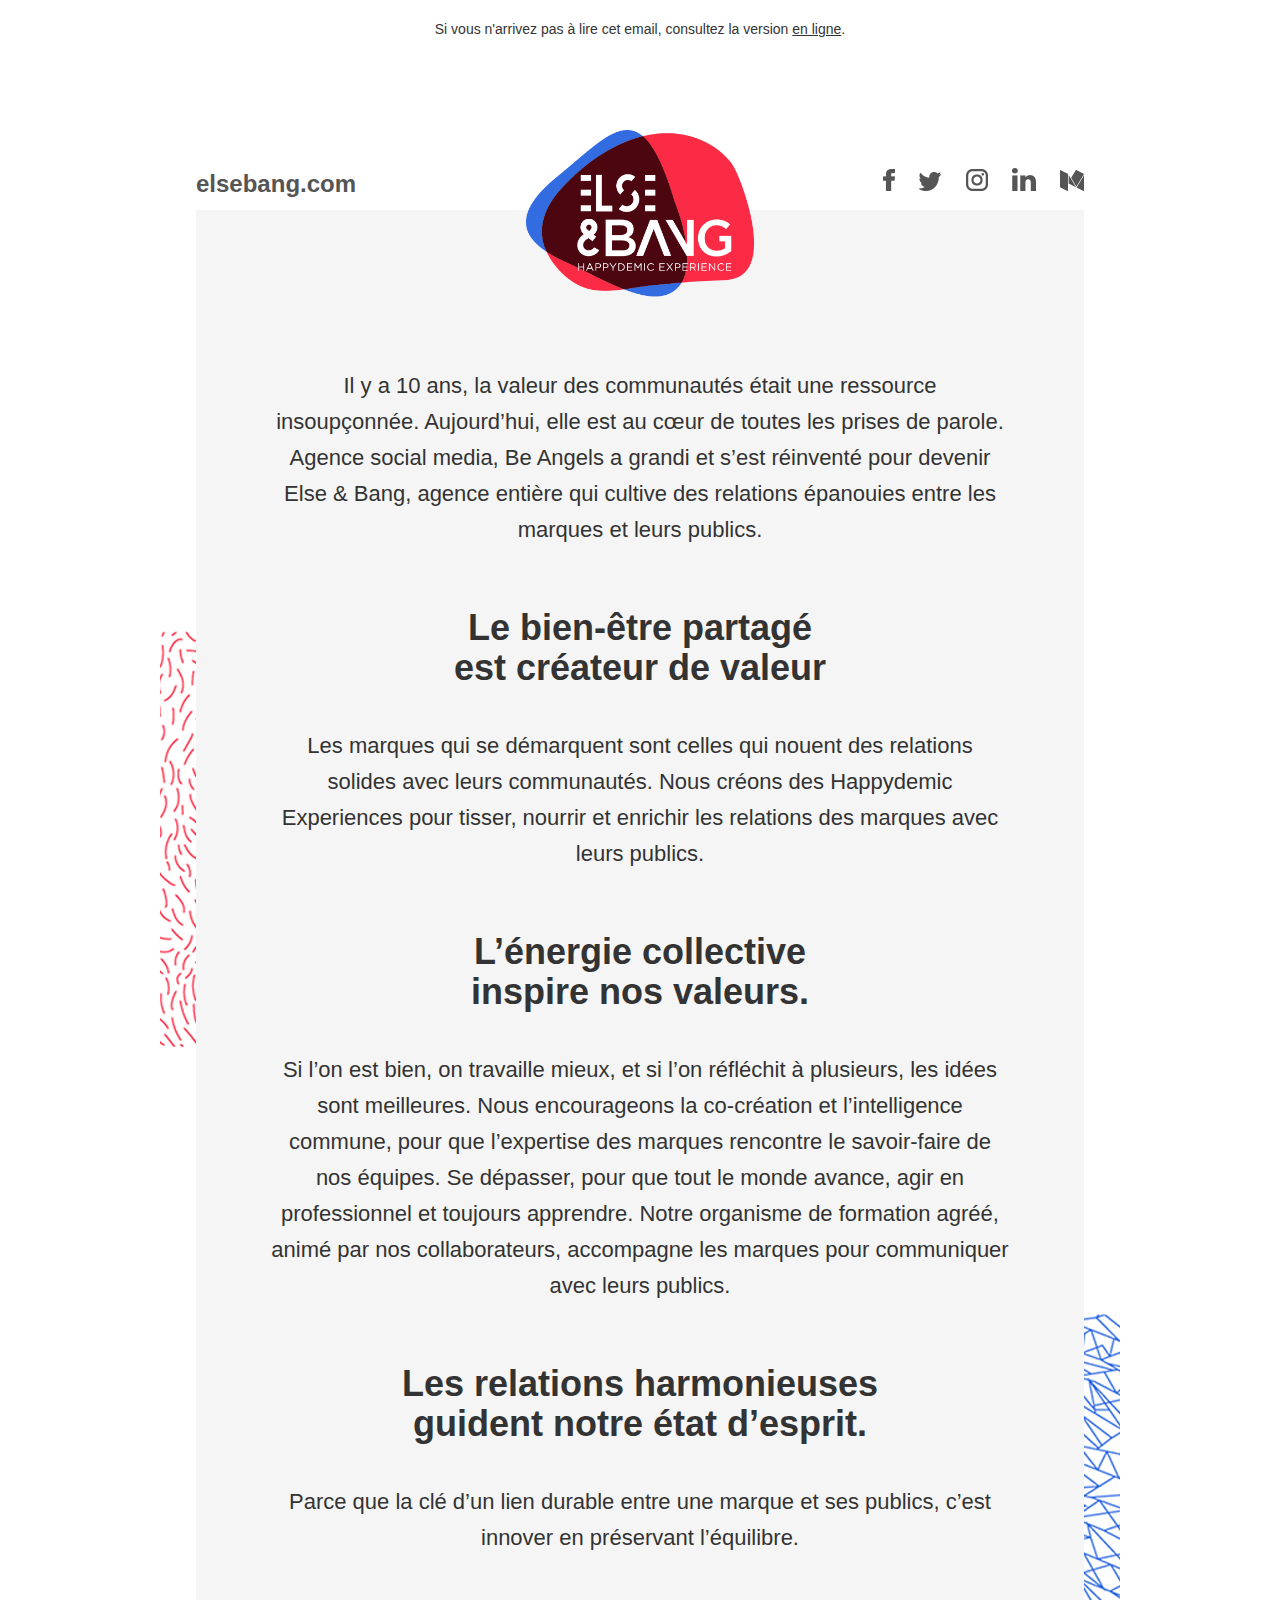
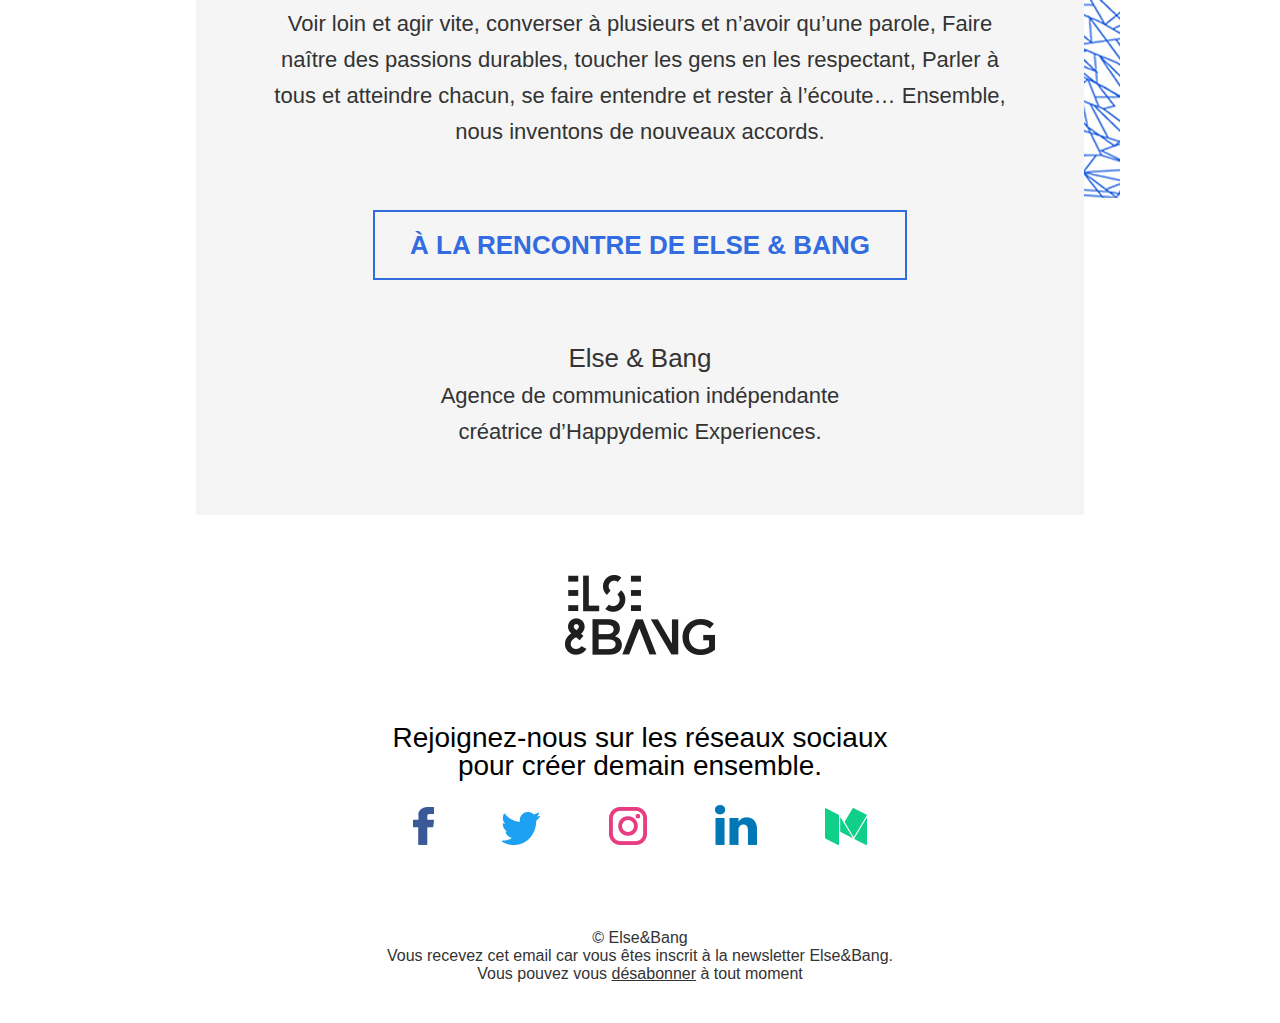
<file: demo5/index.html>
<!DOCTYPE html>
<html lang="en">
  <head>
    <meta charset="utf-8">
    <meta http-equiv="X-UA-Compatible" content="IE=edge">
    <meta name="viewport" content="width=device-width,  shrink-to-fit=no" initial-scale=1">
    <title> Esle and bang </title>
    <link rel="icon" href="images/favicon.png" type="image/png"/>
	<style>
@media ( max-width:640px) {
a.smalldevices{ display: inline-block; margin:0 10px!important; }
.logo img { width: 100%;  max-width:150px!important; top:-85px; position:relative; left:0;  right:0;  margin:0 auto;  display: block; }
}
  </style>
  </head>
  <body style="background:#fff url(images/bg.jpg) no-repeat top; padding:0; margin:0;">
    <table cellpadding="0" cellspacing="0" style="max-width:968px; width:100%; padding:15px 40px 40px; margin:0px auto;  font-family:'Open Sans', sans-serif; font-size:15px; line-height:28px;">
      <tr style="text-align:center;">
        <td colspan="2">
          <div style="padding-bottom:125px; color:#333; font-size:14px; font-weight:400;">
		  Si vous n'arrivez pas à lire cet email, consultez la version <span style="text-decoration:underline;">en ligne</span>.</div>
        </td>
      </tr>
      <tr>
        <td style="text-align:left;"><a style="color:#555555; display: inline-block; margin-bottom:10px; font-size:24px; font-weight:600; text-decoration:none;" href="http://www.elsebang.com/" target="_blank">elsebang.com</a></td>
        <td style="text-align:right;">
          <a style="margin-right:20px; margin-bottom:10px; display: inline-block;" href="http://www.elsebang.com/" target="_blank"><img src="images/fb.jpg"/></a>
          <a style="margin-right:20px; margin-bottom:10px; display: inline-block;" href="http://www.elsebang.com/" target="_blank"><img src="images/tw.jpg"/></a>
          <a style="margin-right:20px; margin-bottom:10px; display: inline-block;" href="http://www.elsebang.com/" target="_blank"><img src="images/ist.jpg"/></a>
          <a style="margin-right:20px; margin-bottom:10px; display: inline-block;" href="http://www.elsebang.com/" target="_blank"><img src="images/linkedin.jpg"/></a>
          <a style="margin-bottom:10px; display: inline-block;" href="http://www.elsebang.com/" target="_blank"><img src="images/meet.jpg"/></a>
        </td>
      </tr>
      <tr>
        <td colspan="2">
          <table cellpadding="0" bgcolor="#f5f5f5" cellspacing="0" style="width:100%; color:#333333; font-weight:300; font-size:22px; line-height:36px; padding:0 75px 65px; text-align:center; max-width:100%; font-family:'Open Sans', sans-serif;">
            <tr>
              <td class="logo"><a href="http://www.elsebang.com/" target="_blank">
                <img  style="width:100%; max-width:228px; margin-top:-80px;"src="images/logo.png"/></a>
              </td>
            </tr>
            <tr>
              <td>
                <p style="padding:60px 0; margin:0;">
				   Il y a 10 ans, la valeur des communautés était une ressource insoupçonnée.
                  Aujourd’hui, elle est au cœur de toutes les prises de parole. 
                  Agence social media, Be Angels a grandi et s’est réinventé pour devenir Else & Bang,
                  agence entière qui cultive des relations épanouies entre les marques et leurs publics.
                </p>
              </td>
            </tr>
            <tr>
              <td><strong style="color:#333; font-size:36px; line-height:40px; margin-bottom:40px;  display: inline-block; font-weight:700;">Le bien-être partagé<br/> est créateur de valeur<span></span></strong>
              </td>
            </tr>
            <tr>
              <td> Les marques qui se démarquent sont celles qui nouent
                des relations solides avec leurs communautés.
                Nous créons des Happydemic Experiences pour tisser, nourrir
                et enrichir les relations des marques avec leurs publics.
              </td>
            </tr>
            <tr>
              <td><strong style="color:#333; font-size:36px; line-height:40px; margin-bottom:40px; margin-top:60px; display: inline-block; font-weight:700;">L’énergie collective <br/>inspire nos valeurs.</strong>
              </td>
            </tr>
            <tr>
              <td>Si l’on est bien, on travaille mieux, et si l’on réfléchit à plusieurs, les idées sont meilleures.
                Nous encourageons la co-création et l’intelligence commune,
                pour que l’expertise des marques rencontre le savoir-faire de nos équipes.
                Se dépasser, pour que tout le monde avance, agir en professionnel et toujours apprendre.
                Notre organisme de formation agréé, animé par nos collaborateurs,
                accompagne les marques pour communiquer avec leurs publics.
              </td>
            </tr>
            <tr>
              <td><strong style="color:#333; font-size:36px; line-height:40px; margin-bottom:40px; margin-top:60px; display: inline-block; font-weight:700;">Les relations harmonieuses <br/> guident notre état d’esprit.</strong>
              </td>
            </tr>
            <tr>
              <td><p style="margin:0 0 50px;">
			  Parce que la clé d’un lien durable entre une marque et ses publics,
               c’est innover en préservant l’équilibre.</p>
              </td>
            </tr>
            <tr>
              <td>Voir loin et agir vite, 
                converser à plusieurs et n’avoir qu’une parole,
                Faire naître des passions durables, 
                toucher les gens en les respectant,
                Parler à tous et atteindre chacun, 
                se faire entendre et rester à l’écoute…
                Ensemble, nous inventons de nouveaux accords.
              </td>
            </tr>
            <tr>
              <td><a style="margin:60px 0; padding:15px 35px; border:solid 2px #326ce0; color:#326ce0; font-size:26px; font-weight:700; display: inline-block; text-decoration:none; text-transform: uppercase;" href="#">à la rencontre de else & bang</a></td>
            </tr>
            <tr>
              <td>
                <strong style=" font-size:26px; font-weight:400;">Else & Bang</strong>
                <p style="margin:0;">Agence de communication indépendante </p>
                <p style="margin:0;">créatrice d’Happydemic Experiences.</p>
              </td>
            </tr>
          </table>
        </td>
      </tr>
      <tr style="text-align:center;">
        <td colspan="2">
          <a href="http://www.elsebang.com/" target="_blank">
            <img  style="max-width:100%; margin:60px 0;" src="images/footer_logo.jpg"/>
        </td>
      </tr>
      <tr style="text-align:center;">
      <td colspan="2" style="font-size:28px; font-weight:300; line-height:28px;">
      <p style="margin:0;">Rejoignez-nous sur les réseaux sociaux</p>
      <p style="margin:0 0 25px;">pour créer demain ensemble.</p>
      </td></tr>
      <tr style="text-align:center;">
      <td colspan="2" style="text-align:center;">
      <a  class="smalldevices" style="margin:0 32px;" href="http://www.elsebang.com/" target="_blank"><img src="images/fb-footer.jpg"/></a>
      <a class="smalldevices" style="margin:0 32px;" href="http://www.elsebang.com/" target="_blank"><img src="images/twitter.jpg"/></a>
      <a class="smalldevices" style="margin:0 32px;" href="http://www.elsebang.com/" target="_blank"><img src="images/instagram.jpg"/></a>
      <a class="smalldevices" style="margin:0 32px;" href="http://www.elsebang.com/" target="_blank"><img src="images/linkedinfooter.jpg"/></a>
      <a class="smalldevices" style="margin:0 32px;" href="http://www.elsebang.com/" target="_blank"><img src="images/mfoter.jpg"/></a>
      </td>
      </tr>
      <tr style="text-align:center;">
        <td colspan="2" style="font-size:16px; line-height:18px; color:#333333;">
          <p style="margin:75px 0 0;"> © Else&Bang </p>
          <p style="margin:0;"> Vous recevez cet email car vous êtes inscrit à la newsletter Else&Bang. </p>
          <p style="margin:0;"> Vous pouvez vous <span style="text-decoration:underline;">désabonner</span> à tout moment </p>
        </td>
      </tr>
    </table>
  </body>
</html>
</file>
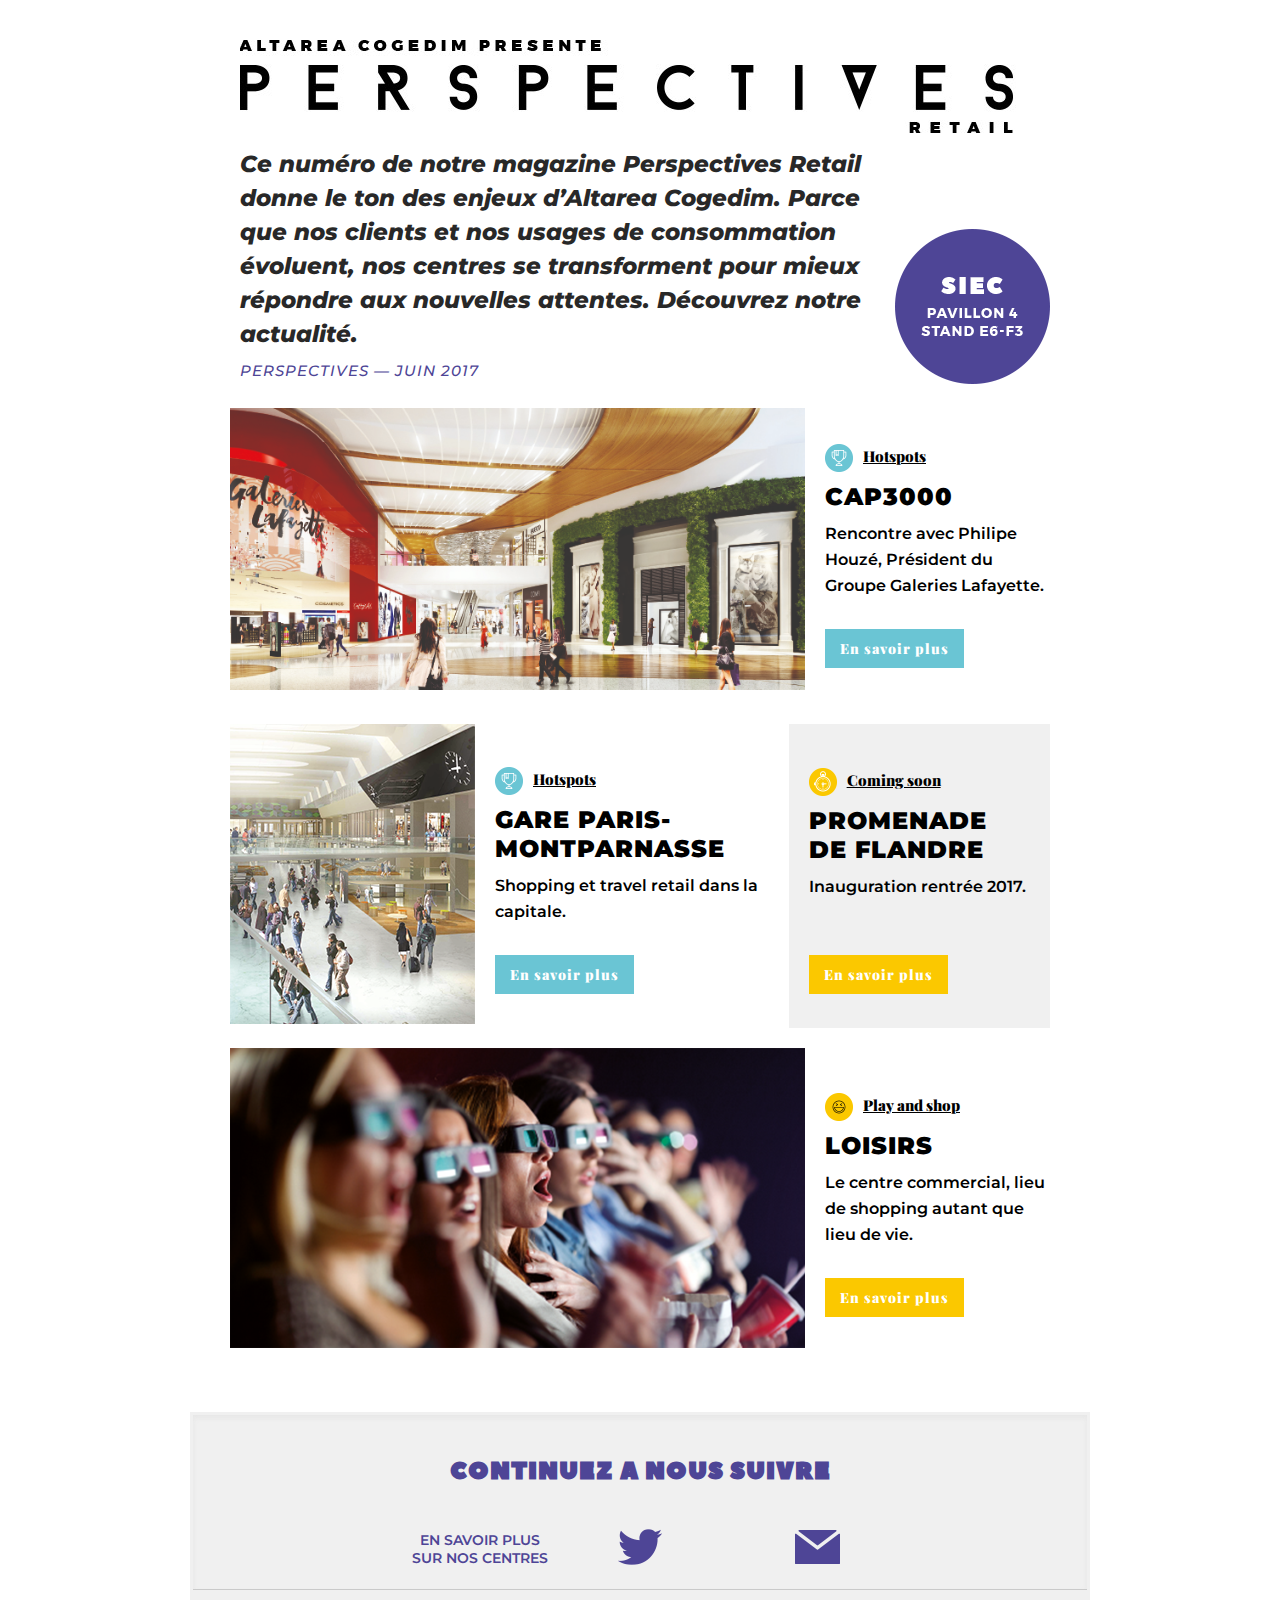
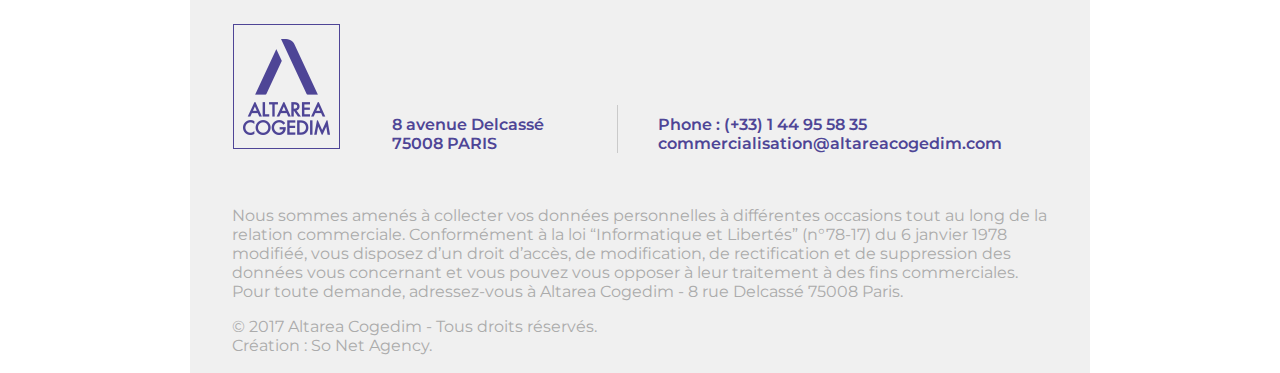
<file: demo6/index.html>
<!DOCTYPE html>
<html lang="en">
  <head>
    <meta charset="utf-8">
    <meta http-equiv="X-UA-Compatible" content="IE=edge">
	<meta name="viewport" content="width=device-width, initial-scale=1">
    <title>Perspectives Retail</title>
	<link rel="stylesheet"  href="css/fonts.css" />
	<link href="https://fonts.googleapis.com/css?family=Montserrat:100,100i,200,200i,300,300i,400,400i,500,500i,600,600i,700,700i,800,800i,900,900i" rel="stylesheet">
	<link href="https://fonts.googleapis.com/css?family=Playfair+Display:400,400i,700,700i,900,900i&amp;subset=cyrillic,latin-ext" rel="stylesheet">
  </head>
<body style="padding:0; margin:0;">
<table cellpadding="0" cellspacing="0" style="width:900px; margin:0 auto; padding:40px 0 0;">
<tr>
<td>
<table cellpadding="0" cellspacing="0" style="padding:0 40px 0 50px">
<tr><td><img src="images/logo.jpg"/></td></tr>
</table>
</td>
</tr>

<tr>
<td>
<table cellpadding="0" cellspacing="0" style="padding:10px 40px 10px 50px">
<tr>
<td style="font-size:23px; line-height:34px;   color:#282828; font-style: italic; font-family: 'Montserrat', sans-serif; font-weight:800;">Ce numéro de notre magazine Perspectives Retail donne le ton des enjeux d’Altarea Cogedim. Parce que nos clients et nos usages de consommation évoluent, nos centres se transforment pour mieux répondre aux nouvelles attentes. Découvrez notre actualité.<br/><span style="font-family: 'Montserrat', sans-serif; font-size:15px; font-weight: 500; color:#4e4596; text-decoration:none; text-transform:uppercase; letter-spacing:1px;">Perspectives — Juin 2017</span>
</td>
<td style="vertical-align: bottom;"><img src="images/siec.png"/></td>
</td></tr>
</table>
</tr>
<tr>
<td>
<table cellpadding="0" cellspacing="0" style="padding:10px 40px 10px">
<tr>
<td><a style="text-decoration:none;" href="http://fr.zone-secure.net/15801/347300/#page=10" target="_blank"><img style="max-width:575px;" src="images/banner1.jpg"/></a></td>
<td style="padding-left:20px;">
<a style="text-decoration:none;" href="http://fr.zone-secure.net/15801/347300/#page=10" target="_blank">
<img style="vertical-align:middle;" src="images/cup.png"/><span style="color:#000000; margin-left:10px; font-size:15px; text-decoration: underline;  font-family: 'Playfair Display', serif; font-weight:900;">Hotspots</span><br/><strong style="font-size:24px;   font-family: 'Montserrat', sans-serif; font-weight:900; color:#000; display: block;
letter-spacing: 1px; margin: 10px 0;">CAP3000</strong>
<p style="font-size:16px; color:#000000; font-family: 'Montserrat', sans-serif; line-height:26px; font-weight:600; margin:0 0; padding-bottom:40px;">Rencontre avec Philipe Houzé, Président du Groupe Galeries Lafayette.</p>
</a>
<a href="http://fr.zone-secure.net/15801/347300/#page=10" target="_blank" style="padding:10px 15px; color:#ffffff; background:#6ac5d4; font-size:14px; letter-spacing:1px; text-decoration:none; font-family: 'Playfair Display', serif; font-weight:900;">En savoir plus</a>
</td>
</tr>
</table>
</td>
</tr>

<tr>
<td>
<table cellpadding="0" cellspacing="0" style="padding:20px 40px 10px">
<tr>
<td>
<a style="text-decoration:none;" href="http://fr.zone-secure.net/15801/347300/#page=6" target="_blank">
<img style="max-width:245px;" src="images/banner2.png"/></a></td>
<td style="padding:20px;">
<a style="text-decoration:none;" href="http://fr.zone-secure.net/15801/347300/#page=6" target="_blank">
<img style="vertical-align:middle;" src="images/cup.png"/><span style="color:#000000; margin-left:10px; font-size:15px; text-decoration: underline;  font-family: 'Playfair Display', serif; font-weight:900;">Hotspots</span><br/><strong style="font-size:24px;   font-family: 'Montserrat', sans-serif; font-weight:900; color:#000; display: block;
letter-spacing: 1px; margin: 10px 0; text-transform:uppercase;">Gare PaRIS- Montparnasse</strong>
<p style="font-size:16px; color:#000000; font-family: 'Montserrat', sans-serif; line-height:26px; font-weight:600; margin:0 0; padding-bottom:40px;">Shopping et travel retail dans la capitale.</p></a>
<a href="http://fr.zone-secure.net/15801/347300/#page=6" target="_blank" style="padding:10px 15px; color:#ffffff; background:#6ac5d4; font-size:14px; letter-spacing:1px; text-decoration:none; font-family: 'Playfair Display', serif; font-weight:900;">En savoir plus</a>
</td>

<td style="padding:20px; background:#f0f0f0;">
<a style="text-decoration:none;" href="http://fr.zone-secure.net/15801/347300/#page=20"  target="_blank"><img style="vertical-align:middle;" src="images/commingsoon.png"/><span style="color:#000000; margin-left:10px; font-size:15px; text-decoration: underline;  font-family: 'Playfair Display', serif; font-weight:900;">Coming soon</span><br/><strong style="font-size:24px;   font-family: 'Montserrat', sans-serif; font-weight:900; color:#000; display: block;
letter-spacing: 1px; margin: 10px 0; text-transform:uppercase;">PROMENADE DE FLANDRE</strong>
<p style="font-size:16px; color:#000000; font-family: 'Montserrat', sans-serif; line-height:26px; font-weight:600; padding-bottom:65px; margin:0;">Inauguration rentrée 2017.</p></a>
<a href="http://fr.zone-secure.net/15801/347300/#page=20"  target="_blank" style="padding:10px 15px; color:#ffffff; background:#fbc800; font-size:14px; letter-spacing:1px; text-decoration:none; font-family: 'Playfair Display', serif; font-weight:900;">En savoir plus</a>
</td>

</tr>
</table>
</td>
</tr>



<tr>
<td>
<table cellpadding="0" cellspacing="0" style="padding:10px 40px 60px">
<tr>
<td>
<a style="text-decoration:none;" href="http://fr.zone-secure.net/15801/347300/#page=28" target="_blank">
<img style="max-width:575px;" src="images/banner3.png"/></a>
</td>
<td style="padding-left:20px;">
<a style="text-decoration:none;" href="http://fr.zone-secure.net/15801/347300/#page=28" target="_blank">
<img style="vertical-align:middle;" src="images/play.png"/><span style="color:#000000; margin-left:10px; font-size:15px; text-decoration: underline;  font-family: 'Playfair Display', serif; font-weight:900;">Play and shop</span><br/><strong style="font-size:24px;   font-family: 'Montserrat', sans-serif; font-weight:900; color:#000; display: block;
letter-spacing: 1px; margin: 10px 0;  text-transform:uppercase;">Loisirs</strong>
<p style="font-size:16px; color:#000000; font-family: 'Montserrat', sans-serif; line-height:26px; font-weight:600; margin:0; padding-bottom:40px;">Le centre commercial, lieu de shopping autant que lieu de vie.</p></a>
<a style="padding:10px 15px; color:#ffffff; background:#fbc800; font-size:14px; letter-spacing:1px; text-decoration:none; font-family: 'Playfair Display', serif; font-weight:900;" href="http://fr.zone-secure.net/15801/347300/#page=28" target="_blank">En savoir plus</a>
</td>
</tr>
</table>
</td>
</tr>


<tr>
<td style="background:#f0f0f0;">

<table>
<tbody>
<tr>
<td>
<table cellpadding="20" cellspacing="0" style=" border-bottom: solid 1px #cacaca; box-shadow: inset 0px 3px 5px 0px rgba(197, 197, 197, 0.2); -webkit-box-shadow: inset 0px 3px 5px 0px rgba(197, 197, 197, 0.2);-moz-box-shadow: inset 0px 3px 5px 0px rgba(197, 197, 197, 0.2); padding:20px 40px 0px 40px; width:100%">
<tr>
<td style="text-align:center; letter-spacing:1px; font-weight:bold; color:#4e4596; font-size:24px; text-transform:uppercase; font-family: 'peace_sansregular';">Continuez a nous suivre</td>
</tr>


<tr>
<td align="center">
<table cellpadding="0" cellspacing="0" style=" padding:0; max-width:480px; margin:0 auto; width:100%;">
<tr>
<td style="width:33%; text-align:center;">
<a style="text-decoration:none;" href="http://fr.zone-secure.net/15801/340639/#page=1" target="_blank">
<span style="font-size:14px; font-family: 'Montserrat', sans-serif; font-weight:600;color:#4e4596;">EN SAVOIR PLUS<br/>SUR NOS CENTRES</span></a></td>
<td style="width:33%; text-align:center;">
<a style="text-decoration:none;" href="https://twitter.com/altareacogedim"  target="_blank">
<img src="images/twitt.png"/></a></td>
<td style="width:33%; padding-right:40px; text-align:right;">
<a style="text-decoration:none;" href="http://www.altareacogedim.com/Recevez-toutes-nos-actualites.html" target="_blank">
<img src="images/email.png"/></a></td>
</tr>
</table>
</td>
</tr>
</table>
</td></tr>



<tr><td>
<table cellpadding="0" cellspacing="0" style="padding:30px 40px 50px; width:100%;">
<tr>
<td>
<a style="color:#ababab; text-decoration:none;" href="http://www.altareacogedim.com/" target="_blank">
<img src="images/footerlogo.png"/></a>
</td>
<td style="vertical-align: bottom; width: 225px;font-size:16px;font-family:'Montserrat', sans-serif; font-weight:500; color:#4e4596; padding-left: 40px;font-weight:600;">8 avenue Delcassé <br/> 75008 PARIS</td>
<td style="vertical-align: bottom; font-size:16px; font-family: 'Montserrat', sans-serif; font-weight:500; color:#4e4596;"><span style="border-left: solid 1px #cacaca; display:inline-block; padding:10px 0 0 40px;font-weight:600;">Phone : (+33) 1 44 95 58 35 <br/>commercialisation@altareacogedim.com</span> </td>
</tr>
</table>
</td></tr>
<tr><td style="color:#ababab; font-size:16px; font-family: 'Montserrat', sans-serif; font-weight:400;padding:0 40px">
Nous sommes amenés à collecter vos données personnelles à différentes occasions tout au long de la relation commerciale. Conformément à la loi “Informatique et Libertés” (n°78-17) du 6 janvier 1978 modifiéé, vous disposez d’un droit d’accès, de modification, de rectification et de suppression des données vous concernant et vous pouvez vous opposer à leur traitement à des fins commerciales. Pour toute demande, adressez-vous à Altarea Cogedim - 8 rue Delcassé 75008 Paris.

<p>© 2017 Altarea Cogedim - Tous droits réservés.<br/><a style="color:#ababab; text-decoration:none;" href="http://www.altareacogedim.com/" target="_blank"> Création : So Net Agency.</a></p>
</td></tr>
<tbody>
</table>
</td>
</tr>
</table> 
</body>
</html>
</file>
<file: demo1/css/style.css>
@font-face {
    font-family: 'SourceSansProSemibold';
    src: url('../fonts/SourceSansProSemibold.eot');
    src: url('../fonts/SourceSansProSemibold.eot') format('embedded-opentype'),
         url('../fonts/SourceSansProSemibold.woff2') format('woff2'),
         url('../fonts/SourceSansProSemibold.woff') format('woff'),
         url('../fonts/SourceSansProSemibold.ttf') format('truetype'),
         url('../fonts/SourceSansProSemibold.svg#SourceSansProSemibold') format('svg');
}
@font-face {
    font-family: 'SourceSansProRegular';
    src: url('../fonts/SourceSansProRegular.eot');
    src: url('../fonts/SourceSansProRegular.eot') format('embedded-opentype'),
         url('../fonts/SourceSansProRegular.woff2') format('woff2'),
         url('../fonts/SourceSansProRegular.woff') format('woff'),
         url('../fonts/SourceSansProRegular.ttf') format('truetype'),
         url('../fonts/SourceSansProRegular.svg#SourceSansProRegular') format('svg');
}
@font-face {
    font-family: 'OpenSansRegular';
    src: url('../fonts/OpenSansRegular.eot');
    src: url('../fonts/OpenSansRegular.eot') format('embedded-opentype'),
         url('../fonts/OpenSansRegular.woff2') format('woff2'),
         url('../fonts/OpenSansRegular.woff') format('woff'),
         url('../fonts/OpenSansRegular.ttf') format('truetype'),
         url('../fonts/OpenSansRegular.svg#OpenSansRegular') format('svg');
}
@font-face {
    font-family: 'TitilliumWebExtraLight';
    src: url('../fonts/TitilliumWebExtraLight.eot');
    src: url('../fonts/TitilliumWebExtraLight.eot') format('embedded-opentype'),
         url('../fonts/TitilliumWebExtraLight.woff2') format('woff2'),
         url('../fonts/TitilliumWebExtraLight.woff') format('woff'),
         url('../fonts/TitilliumWebExtraLight.ttf') format('truetype'),
         url('../fonts/TitilliumWebExtraLight.svg#TitilliumWebExtraLight') format('svg');
}
body{font-family:SourceSansProSemibold; background:#f0f0f0;}
header{padding:16px 0px 0px 0px; overflow:hidden;}
.header-pages{padding:15px 0; border-bottom:1px solid #cccccc;}
.posRelative{position:relative; top:0px;}
.posAbsolute{position:absolute; top:38%; left:50%; left:16%;}
.bannerBg{background:#f4f7f8; position:absolute; z-index:1; }
.wsText{font-family: 'OpenSansRegular'; font-size:47px; color:#000000; font-weight:normal; text-shadow:none;}
.theBest{font-family: 'TitilliumWebExtraLight'; font-size:30px; color:#000000; text-shadow:none; font-weight:normal;}
.tiffBtn{background:#ff9900; display:inline-block; border-radius:6px; font-family: 'SourceSansProSemibold'; color:#ffffff; font-size:16px; padding:10px 38px; text-transform:uppercase; margin-top:20%;}
.tiffBtn:hover{background:#000000; text-decoration:none; color:#ffffff;}

.centerUl{list-style:none; width:100%; margin:50px 0px; padding:0px; text-align:center;}
.centerUl li{display:inline-table; margin:0px 30px 0px 0px; padding:0px;}
.centerUl li .number{margin:0px; font-family: 'OpenSansRegular'; font-size:48px; color:#000000;}
.centerUl li p{font-family: 'SourceSansProRegular'; font-size:16px; color:#000000; text-align:left; }
.centerUl li:first-child{position:relative; top:50px;}
.centerUl li:last-child{margin:0px; width:41%; }
.offwhite{background:#f1f2f2; padding:70px 0px;}
.bestIdea{font-family: 'TitilliumWebExtraLight'; font-size:30px; color:#000000; margin-bottom:64px;}
.carousel-inner h3{font-family: 'SourceSansProSemibold'; font-size:16px; color:#000000; margin:20px 0px;}
.carousel-inner p{ font-family: 'SourceSansProRegular'; font-size:16px; color:#000000;}
.carousel-control.right{background:none;}
.carousel-control.left{background:none;}
.takeTourBtn{background:#ff9900; border-radius:4px; font-family: 'SourceSansProSemibold'; font-size:16px; text-decoration:none; color:#ffffff;  display:inline-block; padding:6px 36px; }
.takeTourBtn:hover{text-decoration:none; margin:0px; color:#ffffff;}
#carousel-example-generic1 .carousel-indicators{bottom:-20px; margin-bottom:0px;}
#carousel-example-generic1 .carousel-indicators li{background:#666666; width:16px; height:16px; border:none; margin:0px;}
#carousel-example-generic1 .carousel-indicators .active{background:#f6870b; border:none;}
.paddingTB{padding:60px 0px;}
.accessLink{font-family: 'SourceSansProSemibold'; font-size:14px; color:#ffffff; background:#666666; display:inline-block; padding:6px 18px; text-transform:uppercase; border-radius:5px; text-decoration:none;}
.logo{margin-top:30px;}.logo-pages{margin-top:5px;}
.accessLink:hover{background:#000000; text-decoration:none; color:#ffffff;}
.subscribeBtn{background:#f6870b; font-family: 'SourceSansProSemibold'; font-size:16px; color:#ffffff;}
.getFreeSec h4{font-family: 'SourceSansProSemibold'; font-size:16px; margin:0px; color:#000000; text-transform:uppercase;}
.getFreeSec p{font-family: 'SourceSansProRegular'; font-size:16px; color:#000000;}
footer{padding-top:40px;}
footer h4{font-family: 'SourceSansProSemibold'; font-size:16px; color:#000000; text-transform:uppercase; }
footer div ul{list-style:none; margin:0px; padding:0px; font-family: 'SourceSansProRegular'; font-size:16px;}
footer div ul li{margin:0px; padding:0px;}
footer div ul li a{color:#000000;}
footer div p{font-family: 'SourceSansProRegular'; font-size:16px;}
.socialIcon{background:url(../images/socialIcon1.png) no-repeat; height:33px; display:inline-block;}
.socialIcon li{display:inline-block; margin-right:11px;}
.socialIcon li:last-child{margin-right:11px;}
.socialIcon li .email{display:inline-block; width:32px; height:32px; text-indent:-9999px;}
.socialIcon li .email:hover{background-position:0px -32px;}
.marginTop{margin-top:70px;}
.whiteBg{background:#ffffff; padding-left:30px; padding-right:30px;}

.search .form-control{border:2px solid #cccccc; border-right:none; height:44px;}
.search .btn{height:44px; padding:12px 20px;}

.refine-result{float:left;}
.refine-result a{font-size:1em; color:#000000; font-family:'SourceSansProSemibold'; line-height:44px; text-transform:uppercase;}
.refine-result a:hover{text-decoration:none;}
.refine-result .dropdown-menu{border:none;}

.promo-user{list-style:none; padding:0; display:inline-block; float:right;}
.promo-user li{padding:5px 4px; float:left; border-right:2px solid #cccccc;}
.promo-user li a{display:block;color:#000000; font-size:0.9em; font-family:'SourceSansProSemibold';}
.promo-user li a:hover{color:#f6870b;}
.promo-user li:last-child{border-right:none;}
.promo-user li a .glyphicon{margin-top:5px;}

#refineOption{display:none;position:absolute; right:0; z-index:9999; background-color:#f5f7f8; border-radius:5px; -moz-border-radius:5px; -webkit-border-radius:5px;}

.filters-top{margin:15px 0;}
.sort{float:left; text-align:center; list-style:none; padding:0;}
.sort li{display:inline-block;}
.sort li a{padding:3px 8px; margin:0 5px; display:inline-block; color:#000000; font-size:0.9em; font-family:'SourceSansProSemibold';border:1px solid #ffffff; border-radius:3px; -moz-border-radius:3px; -webkit-border-radius:3px;}
.sort li a:hover{border:1px solid #f7870a; text-decoration:none;}
.sort .selected{border:1px solid #f7870a !important;}

.page-view{float:right;}
.page-view .btn{background-color:#dddddd; padding:3px 8px; color:#ffffff;}
.page-view .btn.selected{background-color:#cccccc;}

.pagination-wrap{float:right; margin-left:30px;}
.pagination-wrap h5{display:inline-block; margin:0; color:#c3c3c3; font-size:0.9em; font-family:'SourceSansProSemibold';}
.pagination-wrap h5 span{border:2px solid #dddddd; padding:4px 4px; border-radius:3px;-moz-border-radius:3px; -webkit-border-radius:3px;}
.pagination-wrap .pagination{margin:0; margin-left:10px; display:inline-block;}
.pagination-wrap .pagination .btn{background-color:#e7e8ea; padding:3px 8px; color:#ffffff; margin-left:1px;}
.pagination-wrap .pagination .btn:hover{background-color:#dddddd; padding:3px 8px; color:#ffffff;}
.results-found{ color:#c3c3c3; font-size:0.9em; font-family:'SourceSansProSemibold';}
.next-btn-wrap{font-family:'SourceSansProSemibold'; margin:30px 0; text-align:center;}
.next-btn-wrap .btn{padding:10px 40px; font-size:1em; background-color:#f6870b; color:#ffffff;}
.ads-wrap{text-align:center;}
.ad{border:1px solid #cccccc; margin:4px; padding:5px; display:inline-block;line-height:0;}

.tag-cloud-wrap{background: #f1f2f2;padding:50px 0px; margin-top:40px;}
.tag-cloud h4{font-family: 'TitilliumWebExtraLight'; font-size:30px; color:#000000; margin-bottom:0px;}
.tag-cloud h5{ font-family:'SourceSansProSemibold';}
.tags{margin-top:40px;font-family:'SourceSansProRegular';}.tags span{margin:0 2px;}
.font2em{font-size:2em;}.font15em{font-size:1.5em;}.font14em{font-size:1.4em;}.font13em{font-size:1.3em;}.font12em{font-size:1.2em;}.font1em{font-size:1em;}.font0.9em{font-size:0.9em;}
#refineOption h4{font-family: 'SourceSansProSemibold'; font-size:16px; text-transform:uppercase; }
#refineOption .checkbox label{font-family: 'SourceSansProRegular'; font-size:14px;}
.clearFiltersBtn{font-family: 'SourceSansProSemibold'; background:#d6d8d7; color:#ffffff; font-size:16px; text-transform:uppercase; margin-top:70px; border:none; padding:10px 40px;}

.custom-checkbox{
		width: 20px;
		height: 20px;
		display: inline-block;
		position: relative;
		z-index: 1;
		top: 3px;
		background: url("../images/checkboxSprite.png") no-repeat 0 0 transparent;
	}
	.custom-checkbox:hover{
		background-position: 0 -20px;
	}
	.custom-checkbox.selected{
		background-position: 0 -40px;
	}
	.custom-checkbox input[type="checkbox"]{
		margin: 0;
		position: absolute;
		z-index: 2;            
		cursor: pointer;
		outline: none;
		opacity: 0;
		/* CSS hacks for older browsers */
		_noFocusLine: expression(this.hideFocus=true); 
		-ms-filter: "progid:DXImageTransform.Microsoft.Alpha(Opacity=0)";
		filter: alpha(opacity=0);
		-khtml-opacity: 0;
		-moz-opacity: 0;
	}
.checkbox label{padding-left:0px;}

.custom-radio{
		width: 21px;
		height: 20px;
		display: inline-block;
		position: relative;
		z-index: 1;
		top: 5px;
		background: url("../images/radioSprite.png") no-repeat 0 0 transparent;
	}
	.custom-radio:hover{
		background-position: 0 -20px;
	}
	.custom-radio.selected{
		background-position: 0 -40px;
	}
	.custom-radio input[type="radio"]{
		margin: 1px;
		position: absolute;
		z-index: 2;            
		cursor: pointer;
		outline: none;
		opacity: 0;
		/* CSS hacks for older browsers */
		_noFocusLine: expression(this.hideFocus=true); 
		-ms-filter: "progid:DXImageTransform.Microsoft.Alpha(Opacity=0)";
		filter: alpha(opacity=0);
		-khtml-opacity: 0;
		-moz-opacity: 0;
	}



/*--------------------------------------------------accesspromotiontek STARTS--------------------------------------------------------------*/

/*login-container{ position: fixed;top: 50%;left: 50%;margin-top: -110px;margin-left:-230px;}*/
.login-container{background:#ebedee; padding:40px 75px; border-radius:4px;}
.login-container a{color:#0084b4!important;}
.btn-login{background:#f6870b; color:#ffffff; margin-bottom:10px;}
.btn-login:hover, .btn-login:focus{color:#ffffff; opacity:0.9;}
.pl15{padding-left:35px;}
.mb35{margin-bottom:35px;}
.mt30{margin-top:30px;}
.mt30C{margin:30px auto;}
.disp_inblk{display:inline-block;}
.pos_rltv{position:relative;}
.loginUser{min-height:42px; border:2px solid #ffffff; background:#ffffff;box-shadow:none; transition:all 0.5s ease-in-out; background:url("../images/user.png") no-repeat scroll left  rgba(255, 255, 255, 1) !important; background-position:2px 10px !important;}
.loginUser:focus{border:2px solid #f6870b !important; box-shadow:none !important; color:#405467; background-position:2px -20px !important;}

.loginPass{ min-height:42px;  border:2px solid #ffffff; background:#ffffff;box-shadow:none; transition:all 0.5s ease-in-out; background:url("../images/lock.png") no-repeat scroll left  rgba(255, 255, 255, 1) !important; background-position:2px 10px !important;}
.loginPass:focus{border:2px solid #f6870b !important; box-shadow:none !important; color:#405467; background-position:2px -20px !important;}
.focusStyle:focus span{color:#000000;}

.check> input[type="checkbox"]+label {
    background: url('../images/check.png')  no-repeat no-repeat scroll left  center !important; height:23px;
}
.loginWidth{max-width:460px;}

.businessMail{padding:0px;}
.businessMail img{display:inline-block;}
.businessMail h3{font-family: 'Titillium Web', sans-serif;  font-weight:300;  font-size:30.64px;}
.businessMail h5{text-transform:uppercase;  font-family: 'Source Sans Pro', sans-serif; font-weight:700;}
.businessMailtop{background:#f1f2f2; padding:75px 15px 80px 15px;}
.businessMailtop h5{ font-size:16.01px;}
.businessMailtop h3{margin-top:8px;}
.businessMailtop input{ font-family: 'Source Sans Pro', sans-serif; font-weight:600; font-size:13.93px; color:#34495e;width:250px !important; border-radius:4px 0px 0px 4px;  margin-top:5px;}
.businessSearch{margin-top:6%;}
.businessBtn{text-transform:uppercase;  font-family: 'Source Sans Pro', sans-serif; font-weight:400; font-size:15.92px; border-radius:0px 4px 4px 0px; margin-left:-4px; margin-top:5px;}
.businessBtn:hover{color:#f0f0f0;}
.businessMailsecond{padding:65px 0px 75px 0px; background:#ffffff;}
.businessMailsecond h3{ margin-bottom:65px;}
.businessIcon img{display: inline-block; margin-right: 15px;}
.businessIcon p{display: inline-block; max-width:220px; width:100%; font-family: 'Source Sans Pro', sans-serif;  font-size:15.99px; font-weight:600;}
.businessMailthird{background:#f3ac1e; padding:70px 15px 90px 15px;}
.businessMailthird h5{ font-size:16.47px; margin-bottom :70px;}
.businessMailthird  ul li{text-transform:uppercase;  font-family: 'Source Sans Pro', sans-serif;  font-size:16.47px; font-weight:700; margin-bottom:20px;}
.businessMailthird ul {list-style-image: url('../images/tickred.png');} 
.businessMailforth{ padding:70px 15px; background:#ffffff;}
.businessMailforth h3{ margin-bottom:70px;}
.brand{width:150px; height:60px;}
.businessMailcontact{background:#f1f2f2; padding:55px 15px 35px 15px;}
.businessMailcontact input{ height:42px; margin-bottom:15px;}
.businessMailcontact textarea{ min-height:180px;}
.businessMailcontact h5{margin-bottom:17px;}
.businessMailcontact > .container >.col-sm-6{height:388px;}
/*--------------------------------------------------accesspromotiontek ENDS--------------------------------------------------------------*/


@media screen and (min-width: 1200px){
#carousel-example-genericBanner .carousel-caption{bottom:28%;}}

 @media screen and (min-width: 768px){
.navbar{margin-bottom:0px; min-height:normal;}
.navremStyle{border:none; background:none; text-align:right;}
.customUl{font-family: 'SourceSansProSemibold'; font-size:15px; color:#ffffff; list-style:none; padding:0px; margin:0px; float:right;}
.customUl li{list-style:none; margin:0px; padding:0px;}
.customUl li a{color:#000000; text-decoration:none; font-size:15px; text-transform:uppercase;}
.navbar-default .navbar-nav > li > a{color:#000000;}
.navbar-nav > li > a{padding-top:10px}
.customUl li:last-child a{padding-right:0px;}
.rightPaddingremove{padding-right:0px;}
}
@media screen and (max-width: 767px)
{
    
.accessLink{margin-bottom:15px;}
.refine-result{text-align:right;}
.sort{ float:none; text-align:center;}
.page-view{float:left;}
#refineOption{top:60px!important;}
.clearFiltersBtn{margin-top:0px;}
.customUl{font-family: 'SourceSansProSemibold'; font-size:15px; }
.customUl li a{color:#000000; text-decoration:none; font-size:15px; text-transform:uppercase;}
.loginWidth{max-width:100%; width:100%;}
.p0xs{padding:0px;}
.login-container{padding:30px 30px;}

}

@media only screen and (min-device-width : 992px) and (max-device-width : 1287px) {
#carousel-example-genericBanner .carousel-caption{left:10%; right:10%;}
.loginWidth{max-width:460px;}
}
@media only screen and (min-device-width : 768px) and (max-device-width : 991px){
.wsText{font-size:32px;}
.theBest{font-size:20px;}
.tiffBtn{font-size:13px; padding:4px 8px;}
.whiteBg{padding:0px;}
#carousel-example-genericBanner .carousel-caption{bottom:24%;}
.refine-result{text-align:right;}
#refineOption{width:768px!important; top:60px!important;}
.loginWidth{max-width:460px;}
}
@media only screen and (min-device-width : 480px) and (max-device-width : 767px){
 .wsText{font-size:16px; margin:0px;}
.theBest{font-size:14px; margin:0px 0px 9px 0px;}
.tiffBtn{font-size:12px; padding:4px 8px; margin-top:0%;}
.whiteBg{padding:4px;}
#carousel-example-genericBanner .carousel-caption{bottom:22%;}
#refineOption{width:480px!important; top:60px!important;}


 }
 @media only screen and (min-device-width : 200px) and (max-device-width : 479px){
 .centerUl li{width:100%;}
 .centerUl li:first-child{top:0px;}
 .wsText{font-size:16px; margin:0px;}
.theBest{font-size:14px; margin:0px 0px 9px 0px;}
.tiffBtn{font-size:12px; padding:4px 8px; margin-top:0%;}
.whiteBg{padding:4px 0px;}
#carousel-example-genericBanner .carousel-caption{bottom:22%;}
#refineOption{width:auto!important;}
 }
</file>
<file: demo6/css/fonts.css>
@font-face {
    font-family: 'peace_sansregular';
    src: url('../fonts/peace_sans_webfont-webfont.woff2') format('woff2'),
         url('../fonts/peace_sans_webfont-webfont.woff') format('woff');
    font-weight: normal;
    font-style: normal;

}
</file>
